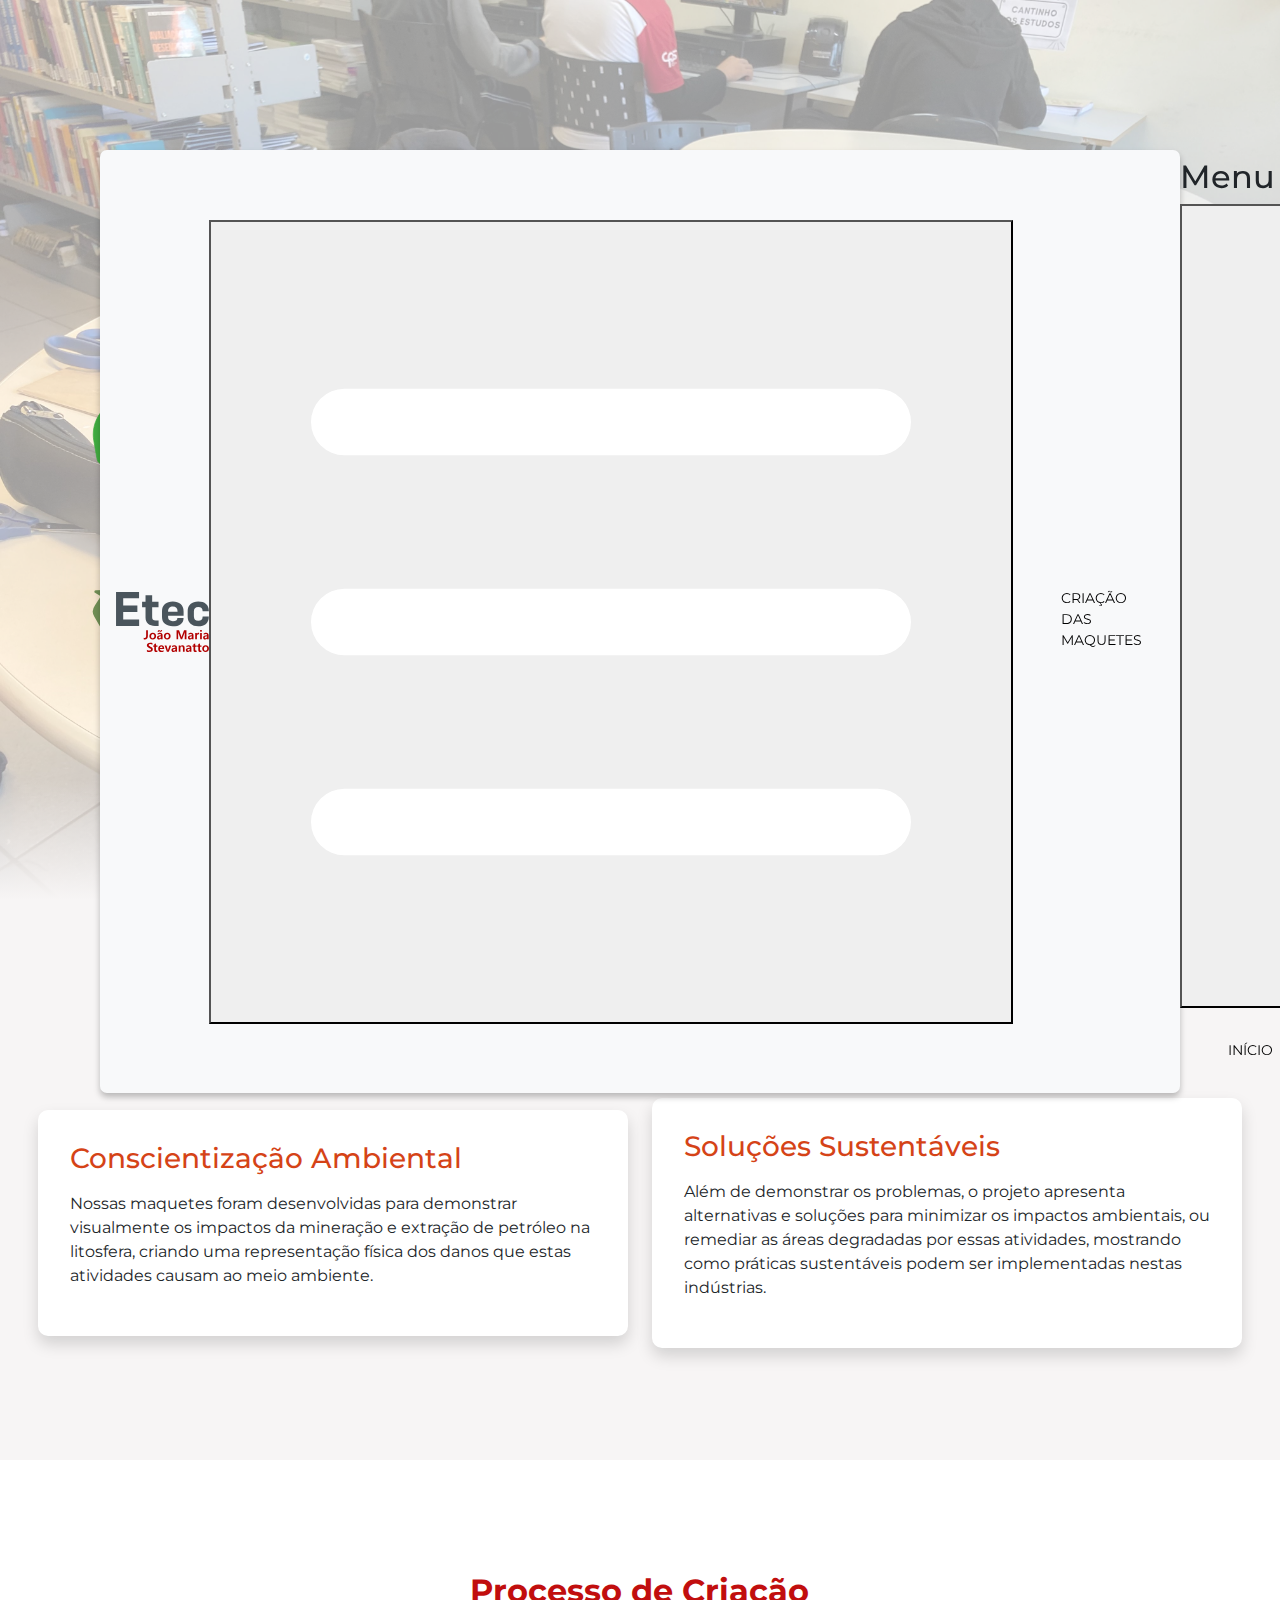
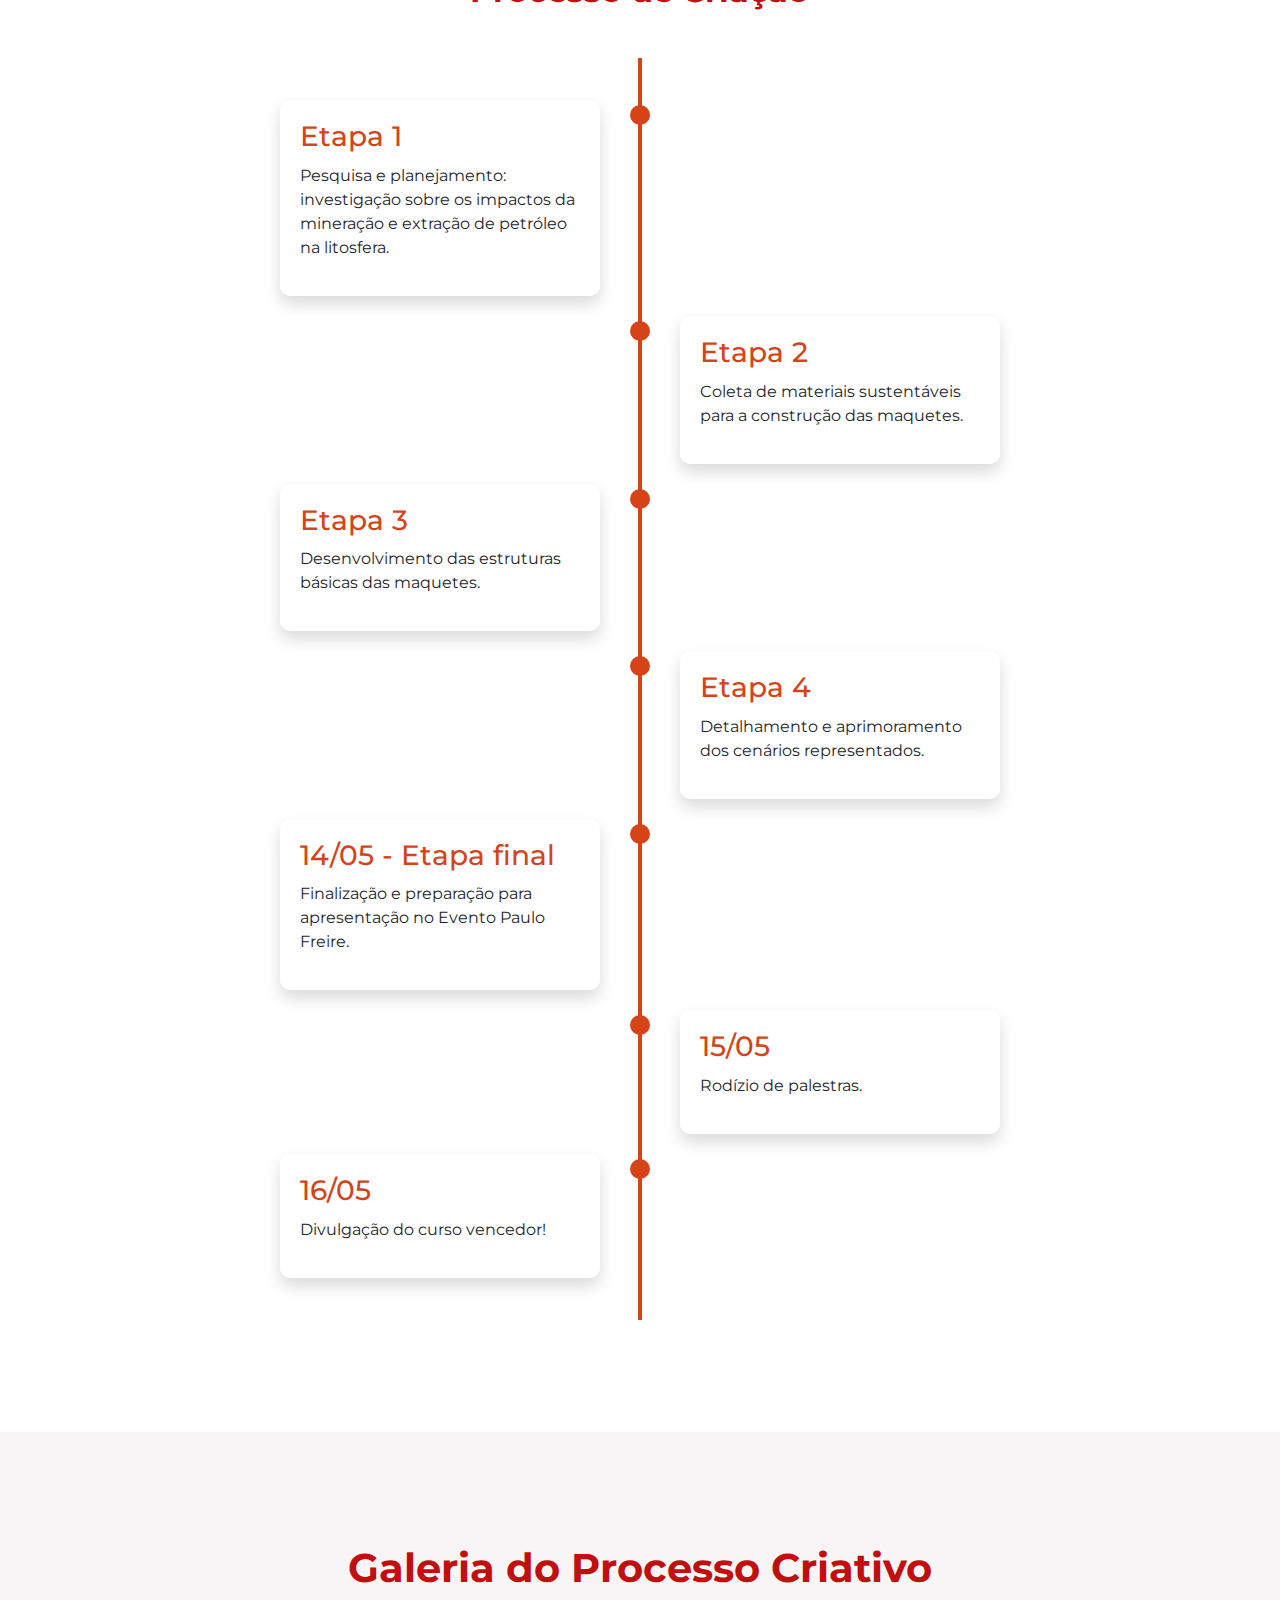
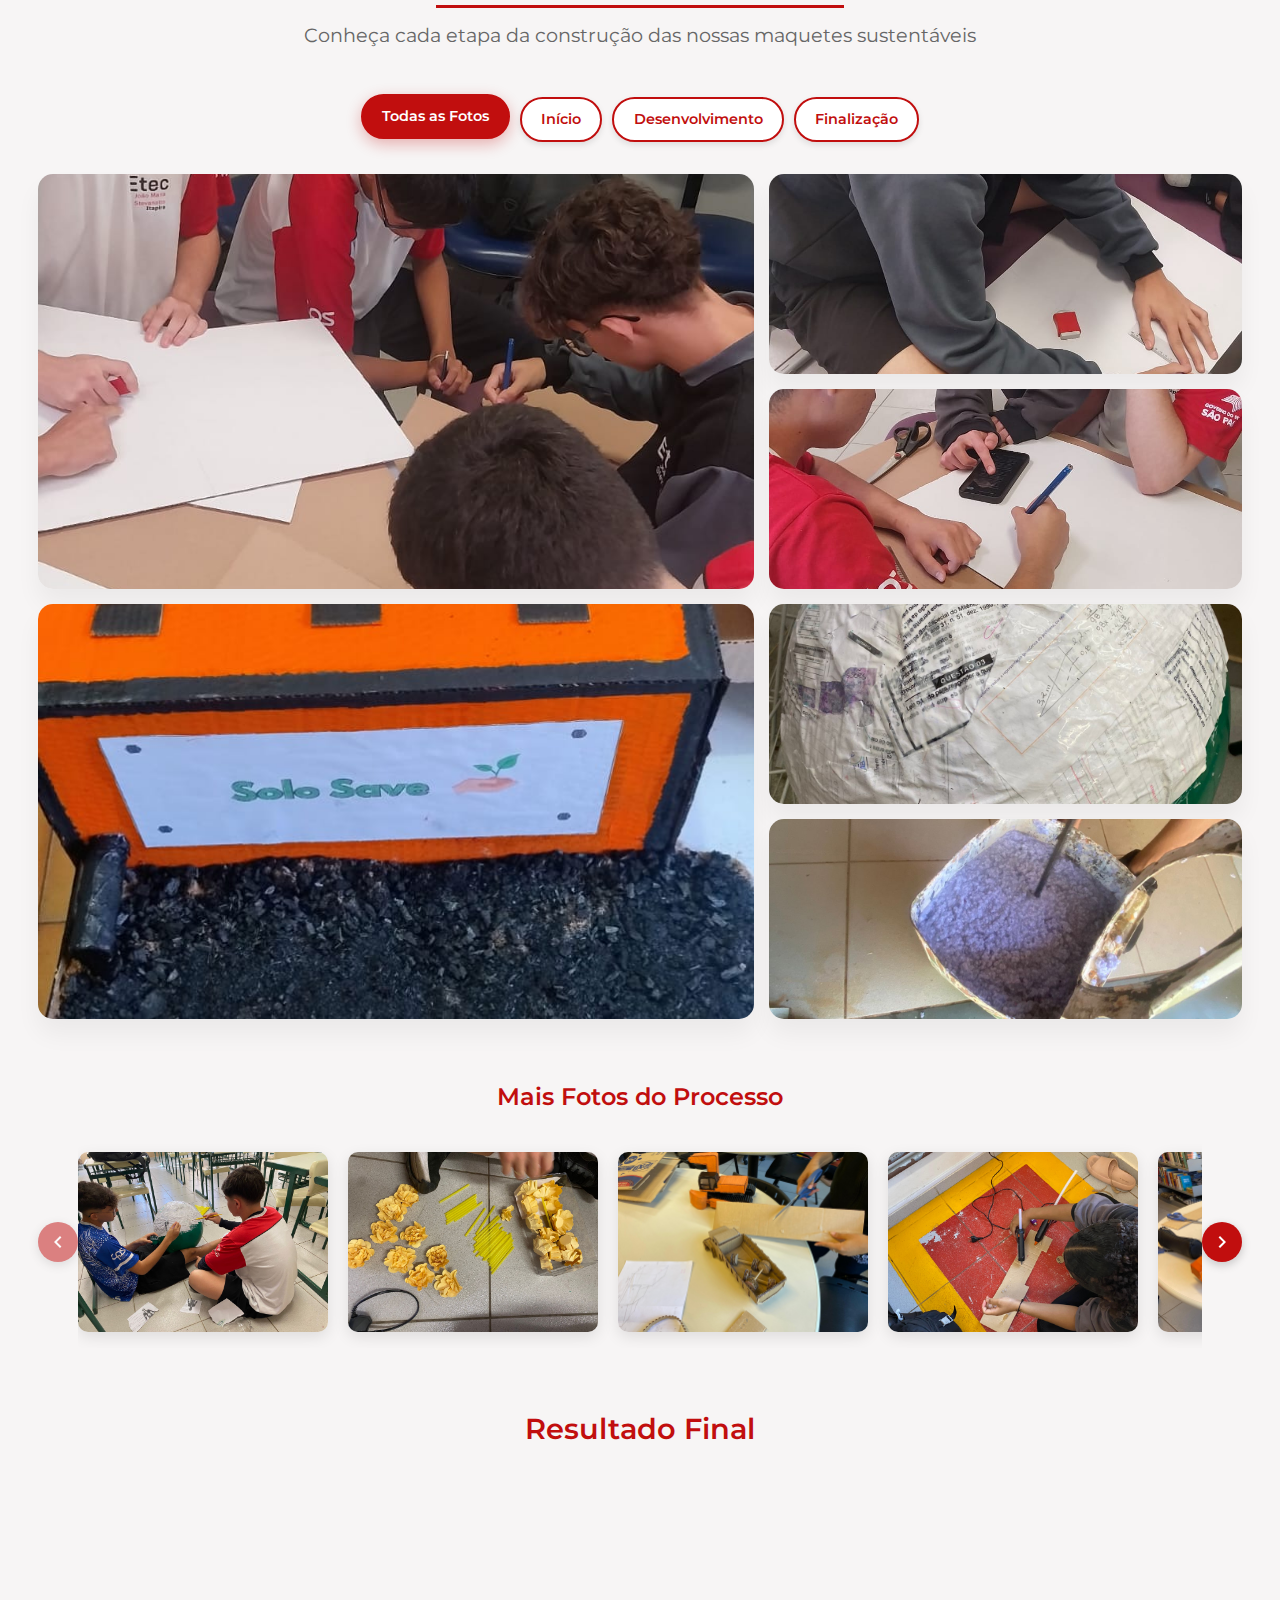
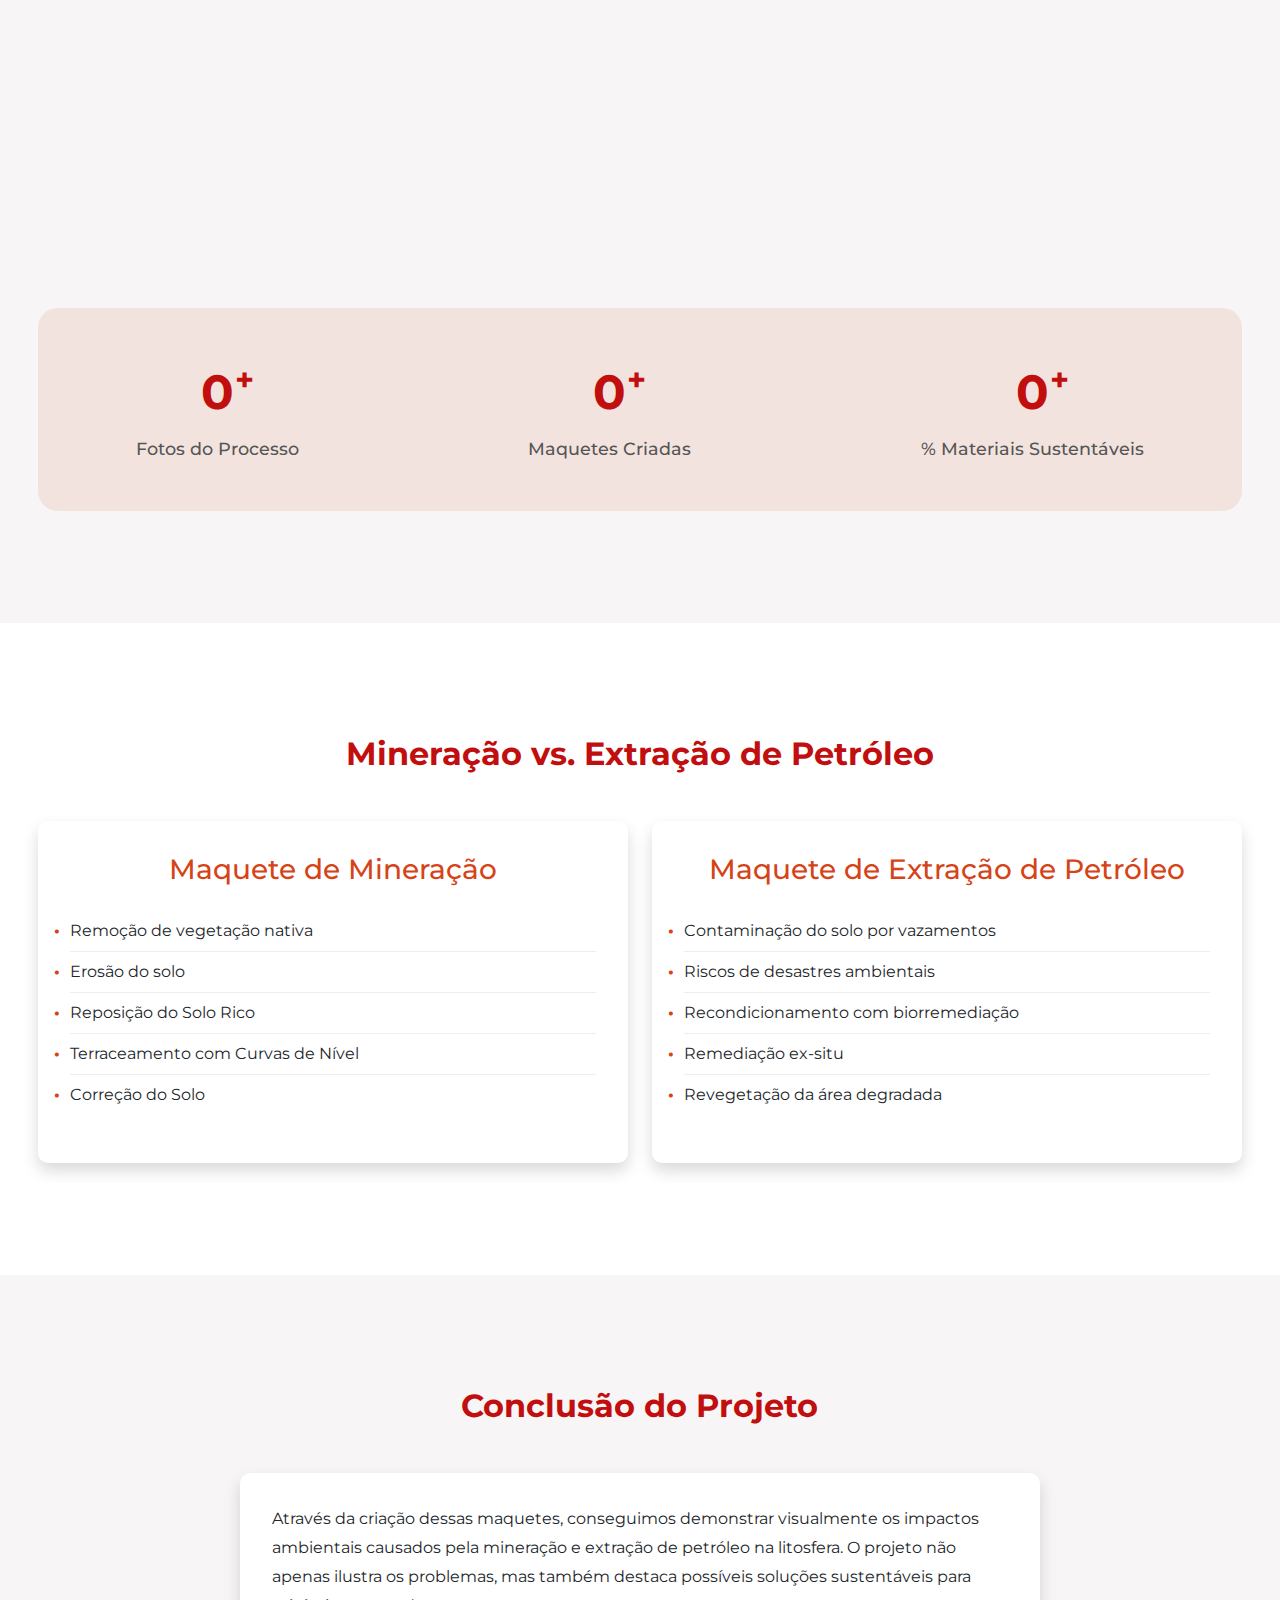
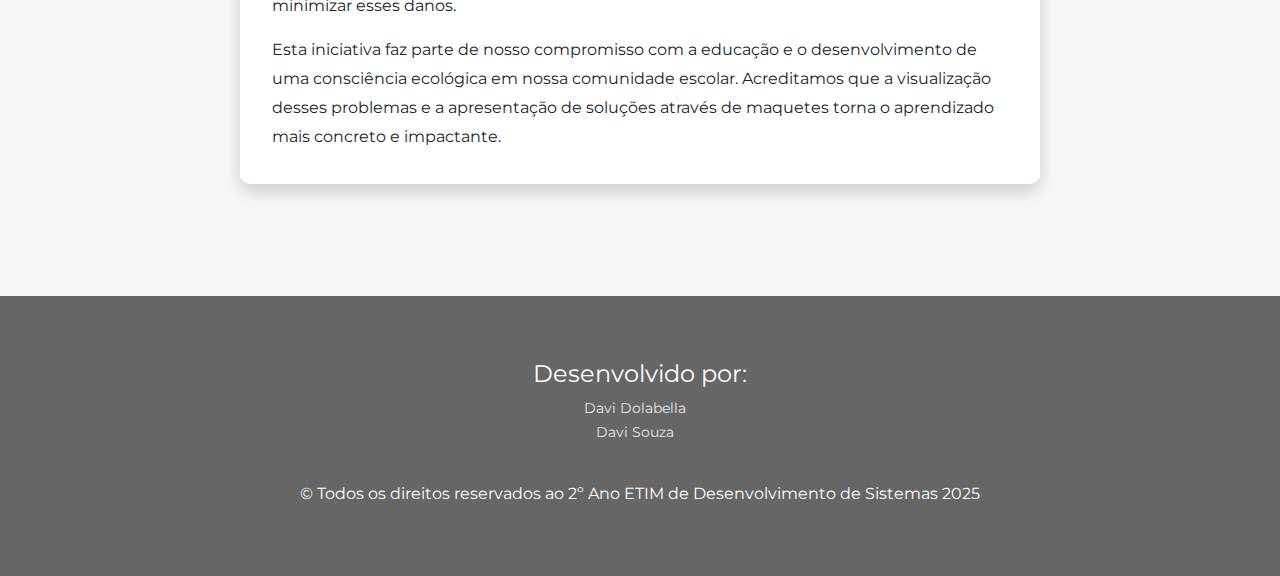
<file: index.html>
<!DOCTYPE html>
<html lang="pt-br">

<head>
  <meta charset="UTF-8">
  <meta name="viewport" content="width=device-width, initial-scale=1.0">
  <title>Paulo Freire ETEC JMS - 2º ano ETIM Desenvolvimento de Sistemas 2025</title>
  <link rel="icon" type="image/x-icon" href="assets/svg/paulo-freire.svg" />


  <!-- Importing styles -->

  <link href="css/bootstrap.min.css" rel="stylesheet">
  <link rel="stylesheet" href="css/style.css">
  <link rel="stylesheet" href="css/maquetes.css" />

</head>

<body>
  <header>
    <nav class="navbar navbar-custom navbar-expand-lg bg-body-tertiary fixed-top ">
      <div class="container-nav">
        <img src="assets/svg/EtecLogo.svg" class="EtecLogo ms-3">
        <button id="menu-btn" type="button"><img src="assets/svg/menu-svgrepo-com.svg" alt="menu-icon"/></button>
        <ul class="ms-auto mb-1" id="menu">
          <li class="">
            <a href="#" class="nav-link">CRIAÇÃO DAS MAQUETES</a>
          </li>
          <li class="">
            <a href="pesquisa.html" class="nav-link">PESQUISAS</a>
          </li>
        </ul>
      </div>
      <div id="mobile-menu">
        <div class="mobile-menu-header">
          <h2>Menu</h2>
          <button id="close-mobile-menu-btn">
            <img src="assets/svg/times-svgrepo-com.svg" alt="close-btn" />
          </button>
        </div>
        <ul class="mt-4">
          <li class="">
            <a href="#hero-section" class="nav-link">INÍCIO</a>
          </li>
          <li class="">
            <a href="#objetivo-section" class="nav-link">OBJETIVO</a>
          </li>
          <li class="">
            <a href="#processo-section" class="nav-link">PROCESSO</a>
          </li>
          <li class="">
            <a href="#maquete-showcase" class="nav-link">GALERIA</a>
          </li>
          <li class="">
            <a href="#comparacao-section" class="nav-link">MAQUETES</a>
          </li>
          <li class="">
            <a href="#conclusao-section" class="nav-link">CONCLUSÃO</a>
          </li>
        </ul>
      </div>
    </nav>
  </header>

  <section class="hero-section" id="hero-section">
    <div class="light-bg"></div>
    <div class="container">
      <div class="svg-group">
        <img src="assets/svg/ecological-svgrepo-com.svg" alt="eco-svg" id="eco-svg" />
        <img src="assets/svg/ecology-ecologic-svgrepo-com.svg" alt="eco2-svg" id="eco2-svg" />
        <img src="assets/svg/recycle-svgrepo-com.svg" alt="recycle-svg" id="recycle-svg" />
      </div>
      <div class="hero-content">
        <h1 class="hero-content-text">Projeto <span>Maquetes Sustentáveis</span></h1>
        <p class="hero-content-text">Uma apresentação de soluções contra os problemas causados pela mineração e extração de petróleo, com foco especial nos danos à litosfera. Nosso projeto demonstra como podemos visualizar e compreender esses impactos através de maquetes construídas com materiais sustentáveis.</p>
      </div>
  </section>

  <section class="objetivo-section" id="objetivo-section">
    <div class="container">
      <h2>Objetivo do Projeto</h2>
      <div class="row align-items-center">
        <div class="col-md-6">
          <div class="objetivo-card shadow">
            <h3>Conscientização Ambiental</h3>
            <p>Nossas maquetes foram desenvolvidas para demonstrar visualmente os impactos da mineração e extração de petróleo na litosfera, criando uma representação física dos danos que estas atividades causam ao meio ambiente.</p>
          </div>
        </div>
        <div class="col-md-6">
          <div class="objetivo-card shadow">
            <h3>Soluções Sustentáveis</h3>
            <p>
              Além de demonstrar os problemas, o projeto apresenta alternativas e soluções para minimizar os impactos ambientais, ou remediar as áreas degradadas por essas atividades, mostrando como práticas sustentáveis podem ser implementadas nestas indústrias.
            </p>
          </div>
        </div>
      </div>
    </div>
  </section>

  

  <section class="processo-section" id="processo-section">
    <div class="container">
      <h2>Processo de Criação</h2>
      <div class="timeline">
        <div class="timeline-item">
          <div class="timeline-dot"></div>
          <div class="timeline-content shadow">
            <h3>Etapa 1</h3>
            <p>Pesquisa e planejamento: investigação sobre os impactos da mineração e extração de petróleo na litosfera.</p>
          </div>
        </div>
        <div class="timeline-item">
          <div class="timeline-dot"></div>
          <div class="timeline-content shadow">
            <h3>Etapa 2</h3>
            <p>Coleta de materiais sustentáveis para a construção das maquetes.</p>
          </div>
        </div>
        <div class="timeline-item">
          <div class="timeline-dot"></div>
          <div class="timeline-content shadow">
            <h3>Etapa 3</h3>
            <p>Desenvolvimento das estruturas básicas das maquetes.</p>
          </div>
        </div>
        <div class="timeline-item">
          <div class="timeline-dot"></div>
          <div class="timeline-content shadow">
            <h3>Etapa 4</h3>
            <p>Detalhamento e aprimoramento dos cenários representados.</p>
          </div>
        </div>
        <div class="timeline-item">
          <div class="timeline-dot"></div>
          <div class="timeline-content shadow">
            <h3>14/05 - Etapa final</h3>
            <p>Finalização e preparação para apresentação no Evento Paulo Freire.</p>
          </div>
        </div>
        <div class="timeline-item">
          <div class="timeline-dot"></div>
          <div class="timeline-content shadow">
            <h3>15/05</h3>
            <p>Rodízio de palestras.</p>
          </div>
        </div>
        <div class="timeline-item">
          <div class="timeline-dot"></div>
          <div class="timeline-content shadow">
            <h3>16/05</h3>
            <p>Divulgação do curso vencedor!</p>
          </div>
        </div>
      </div>
    </div>
  </section>

  <!-- Nova seção de galeria para substituir a anterior -->
<section class="maquete-showcase" id="maquete-showcase">
  <div class="container">
    <h2 class="showcase-title">Galeria do Processo Criativo</h2>
    <p class="showcase-subtitle">Conheça cada etapa da construção das nossas maquetes sustentáveis</p>
    
    <div class="showcase-filter">
      <button class="filter-btn active" data-filter="all">Todas as Fotos</button>
      <button class="filter-btn" data-filter="inicio">Início</button>
      <button class="filter-btn" data-filter="meio">Desenvolvimento</button>
      <button class="filter-btn" data-filter="fim">Finalização</button>
    </div>
    
    <div class="showcase-wrapper">
      <!-- Grade de imagens principal -->
      <div class="showcase-grid">
        <!-- Primeira linha - imagens destacadas -->
        <div class="showcase-item large inicio" data-aos="zoom-in">
          <div class="showcase-img-container">
            <img src="assets/making-of/mo-1.jpg" alt="Início do projeto de maquetes" class="showcase-img">
            <div class="showcase-overlay">
              <h3>Primeiros Esboços</h3>
              <p>Início do planejamento das estruturas</p>
            </div>
          </div>
        </div>
        
        <div class="showcase-item meio" data-aos="fade-up" data-aos-delay="100">
          <div class="showcase-img-container">
            <img src="assets/making-of/mo-2.jpg" alt="Desenvolvimento da maquete" class="showcase-img">
            <div class="showcase-overlay">
              <h3>Estrutura Base</h3>
              <p>Montagem do terreno inicial</p>
            </div>
          </div>
        </div>
        
        <div class="showcase-item meio" data-aos="fade-up" data-aos-delay="200">
          <div class="showcase-img-container">
            <img src="assets/making-of/mo-3.jpg" alt="Desenvolvimento da maquete" class="showcase-img">
            <div class="showcase-overlay">
              <h3>Definição das Áreas</h3>
              <p>Demarcação de zonas de extração</p>
            </div>
          </div>
        </div>
        
        <div class="showcase-item large fim" data-aos="zoom-in" data-aos-delay="300">
          <div class="showcase-img-container">
            <img src="assets/making-of/mo-4.jpg" alt="Finalização da maquete" class="showcase-img">
            <div class="showcase-overlay">
              <h3>Detalhamento Ambiental</h3>
              <p>Adição de elementos naturais</p>
            </div>
          </div>
        </div>
        
        <div class="showcase-item inicio" data-aos="fade-up" data-aos-delay="400">
          <div class="showcase-img-container">
            <img src="assets/making-of/mo-5.jpg" alt="Início do projeto de maquetes" class="showcase-img">
            <div class="showcase-overlay">
              <h3>Coleta de Materiais</h3>
              <p>Seleção de materiais sustentáveis</p>
            </div>
          </div>
        </div>
        
        <div class="showcase-item meio" data-aos="fade-up" data-aos-delay="500">
          <div class="showcase-img-container">
            <img src="assets/making-of/mo-6.jpg" alt="Desenvolvimento da maquete" class="showcase-img">
            <div class="showcase-overlay">
              <h3>Estruturas de Extração</h3>
              <p>Montagem dos equipamentos</p>
            </div>
          </div>
        </div>
      </div>
      
      <!-- Slider horizontal para imagens adicionais -->
      <div class="showcase-slider">
        <h3 class="slider-title">Mais Fotos do Processo</h3>
        
        <div class="slider-container">
          <button class="slider-arrow prev-arrow" aria-label="Imagem anterior">
            <svg xmlns="http://www.w3.org/2000/svg" viewBox="0 0 24 24" width="24" height="24">
              <path fill="none" d="M0 0h24v24H0z"/>
              <path d="M15.41 7.41L14 6l-6 6 6 6 1.41-1.41L10.83 12z"/>
            </svg>
          </button>
          
          <div class="slider-track">
            <div class="slider-item" data-category="meio">
              <div class="slider-img-container">
                <img src="assets/making-of/mo-7.jpg" alt="Processo de criação" class="slider-img">
                <div class="slider-caption">Construção da topografia</div>
              </div>
            </div>
            
            <div class="slider-item" data-category="meio">
              <div class="slider-img-container">
                <img src="assets/making-of/mo-8.jpg" alt="Processo de criação" class="slider-img">
                <div class="slider-caption">Criando decoração</div>
              </div>
            </div>
            
            <div class="slider-item" data-category="fim">
              <div class="slider-img-container">
                <img src="assets/making-of/mo-10.jpg" alt="Processo de criação" class="slider-img">
                <div class="slider-caption">Construção dos equipamentos</div>
              </div>
            </div>
            
            <div class="slider-item" data-category="meio">
              <div class="slider-img-container">
                <img src="assets/making-of/mo-11.jpg" alt="Processo de criação" class="slider-img">
                <div class="slider-caption">Instalação de infraestrutura</div>
              </div>
            </div>
            
            <div class="slider-item" data-category="fim">
              <div class="slider-img-container">
                <img src="assets/making-of/mo-12.jpg" alt="Processo de criação" class="slider-img">
                <div class="slider-caption">Finalizando veículos</div>
              </div>
            </div>
            
            <div class="slider-item" data-category="inicio">
              <div class="slider-img-container">
                <img src="assets/making-of/mo-13.jpg" alt="Processo de criação" class="slider-img">
                <div class="slider-caption">Finalizando detalhes</div>
              </div>
            </div>
            
            <div class="slider-item" data-category="meio">
              <div class="slider-img-container">
                <img src="assets/making-of/mo-14.jpg" alt="Processo de criação" class="slider-img">
                <div class="slider-caption">Uso do papelão</div>
              </div>
            </div>
            
            <div class="slider-item" data-category="fim">
              <div class="slider-img-container">
                <img src="assets/making-of/mo-15.jpg" alt="Processo de criação" class="slider-img">
                <div class="slider-caption">Últimos retoques</div>
              </div>
            </div>
            
            <div class="slider-item" data-category="meio">
              <div class="slider-img-container">
                <img src="assets/making-of/mo-16.jpg" alt="Processo de criação" class="slider-img">
                <div class="slider-caption">Montagem do painel</div>
              </div>
            </div>
            
            <div class="slider-item" data-category="fim">
              <div class="slider-img-container">
                <img src="assets/making-of/mo-17.jpg" alt="Processo de criação" class="slider-img">
                <div class="slider-caption">Pintando relevo</div>
              </div>
            </div>
            
            <div class="slider-item" data-category="fim">
              <div class="slider-img-container">
                <img src="assets/making-of/mo-18.jpg" alt="Processo de criação" class="slider-img">
                <div class="slider-caption">Maquete finalizada</div>
              </div>
            </div>
          </div>
          
          <button class="slider-arrow next-arrow" aria-label="Próxima imagem">
            <svg xmlns="http://www.w3.org/2000/svg" viewBox="0 0 24 24" width="24" height="24">
              <path fill="none" d="M0 0h24v24H0z"/>
              <path d="M10 6L8.59 7.41 13.17 12l-4.58 4.59L10 18l6-6z"/>
            </svg>
          </button>
        </div>
      </div>
      
      <!-- Seção de destaques finais -->
      <div class="showcase-featured">
        <h3 class="featured-title">Resultado Final</h3>
        
        <div class="featured-container">
          <div class="featured-item" data-aos="fade-right">
            <div class="featured-img-wrapper">
              <img src="assets/making-of/mo-18.jpg" alt="Maquete finalizada - Mineração" class="featured-img">
              <div class="featured-label">Maquete de Mineração</div>
            </div>
          </div>
          
          <div class="featured-item" data-aos="fade-left">
            <div class="featured-img-wrapper">
              <img src="assets/making-of/mo-4.jpg" alt="Maquete finalizada - Petróleo" class="featured-img">
              <div class="featured-label">Maquete de Extração de Petróleo</div>
            </div>
          </div>
        </div>
      </div>
    </div>
    
    <!-- Contador de fotos da galeria -->
    <div class="showcase-counter">
      <div class="counter-container">
        <div class="counter-item">
          <div class="counter-number" data-count="22">0</div>
          <div class="counter-label">Fotos do Processo</div>
        </div>
        <div class="counter-item">
          <div class="counter-number" data-count="2">0</div>
          <div class="counter-label">Maquetes Criadas</div>
        </div>
        <div class="counter-item">
          <div class="counter-number" data-count="100">0</div>
          <div class="counter-label">% Materiais Sustentáveis</div>
        </div>
      </div>
    </div>
  </div>
</section>
  <section class="comparacao-section" id="comparacao-section">
    <div class="container">
      <h2>Mineração vs. Extração de Petróleo</h2>
      <div class="row comparacao-row">
        <div class="col-md-6">
          <div class="comparacao-card shadow">
            <h3>Maquete de Mineração</h3>
            
            <ul class="impactos-list">
              <li>Remoção de vegetação nativa</li>
              <li>Erosão do solo</li>
              <li>Reposição do Solo Rico</li>
              <li>Terraceamento com Curvas de Nível</li>
              <li>Correção do Solo</li>
            </ul>
          </div>
        </div>
        <div class="col-md-6">
          <div class="comparacao-card shadow">
            <h3>Maquete de Extração de Petróleo</h3>
            
            <ul class="impactos-list">
              <li>Contaminação do solo por vazamentos</li>
              <li>Riscos de desastres ambientais</li>
              <li>Recondicionamento com biorremediação</li>
              <li>Remediação ex-situ</li>
              <li>Revegetação da área degradada</li>
            </ul>
          </div>
        </div>
      </div>
    </div>
  </section>

  <section class="conclusao-section" id="conclusao-section">
    <div class="container">
      <h2>Conclusão do Projeto</h2>
      <div class="conclusao-card shadow">
        <p>Através da criação dessas maquetes, conseguimos demonstrar visualmente os impactos ambientais causados pela mineração e extração de petróleo na litosfera. O projeto não apenas ilustra os problemas, mas também destaca possíveis soluções sustentáveis para minimizar esses danos.</p>
        <p>
          Esta iniciativa faz parte de nosso compromisso com a educação e o desenvolvimento de uma consciência ecológica em nossa comunidade escolar. Acreditamos que a visualização desses problemas e a apresentação de soluções através de maquetes torna o aprendizado mais concreto e impactante.
        </p>
      </div>
    </div>
  </section>
  <footer>
    <div class="container text-center">
      <div class="row mb-4">
        <div class="desenvolvedores col-12">
          <h2>Desenvolvido por:</h2>
          <ul>
            <li><a target="_blank" href="https://github.com/davimdolabella">Davi Dolabella</a></li>
            <li><a target="_blank" href="https://github.com/DevDaviSVC">Davi Souza</a></li>
          </ul>
        </div>
      </div>
      <h2>
        &copy; Todos os direitos reservados ao 2º Ano ETIM de Desenvolvimento de Sistemas 2025
      </h2>
    </div>
  </footer>
  <script src="js/script.js"></script>
  <script src="js/maquetes.js"></script>
</body>

</html>
</file>
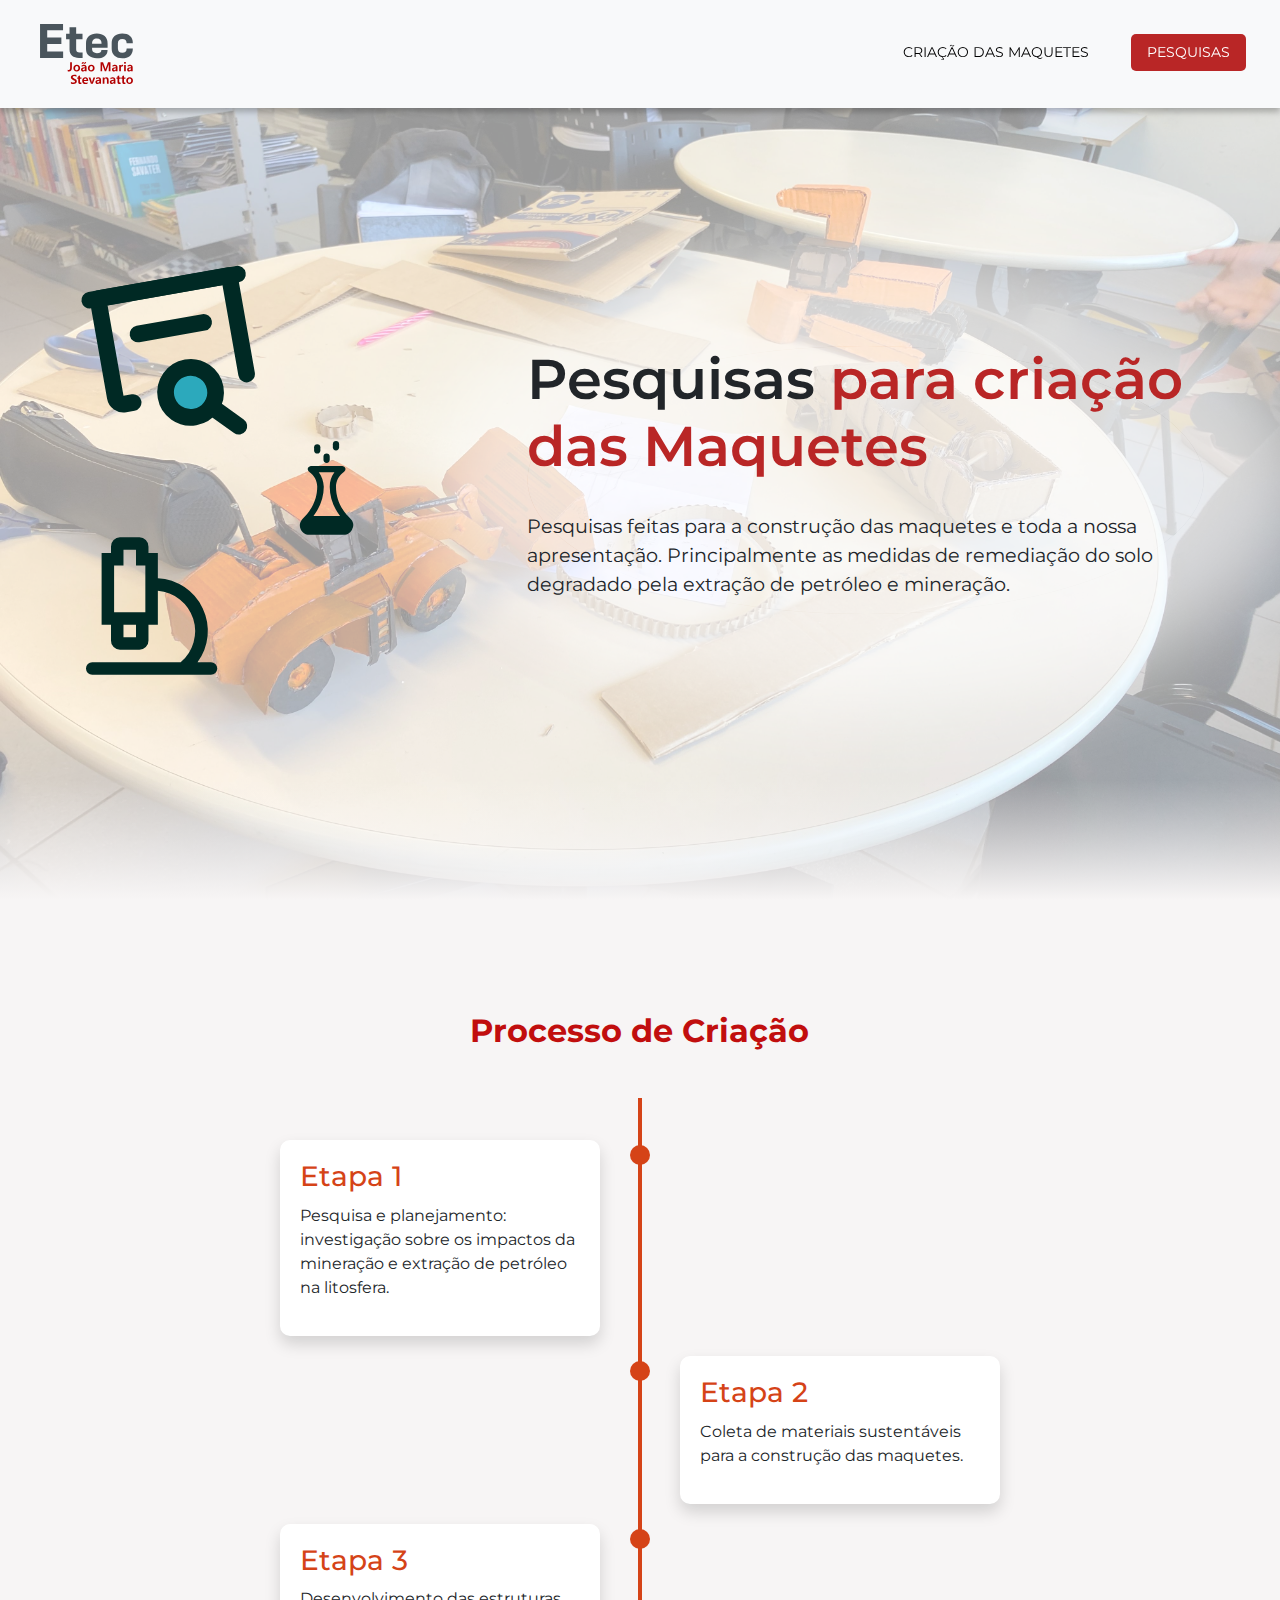
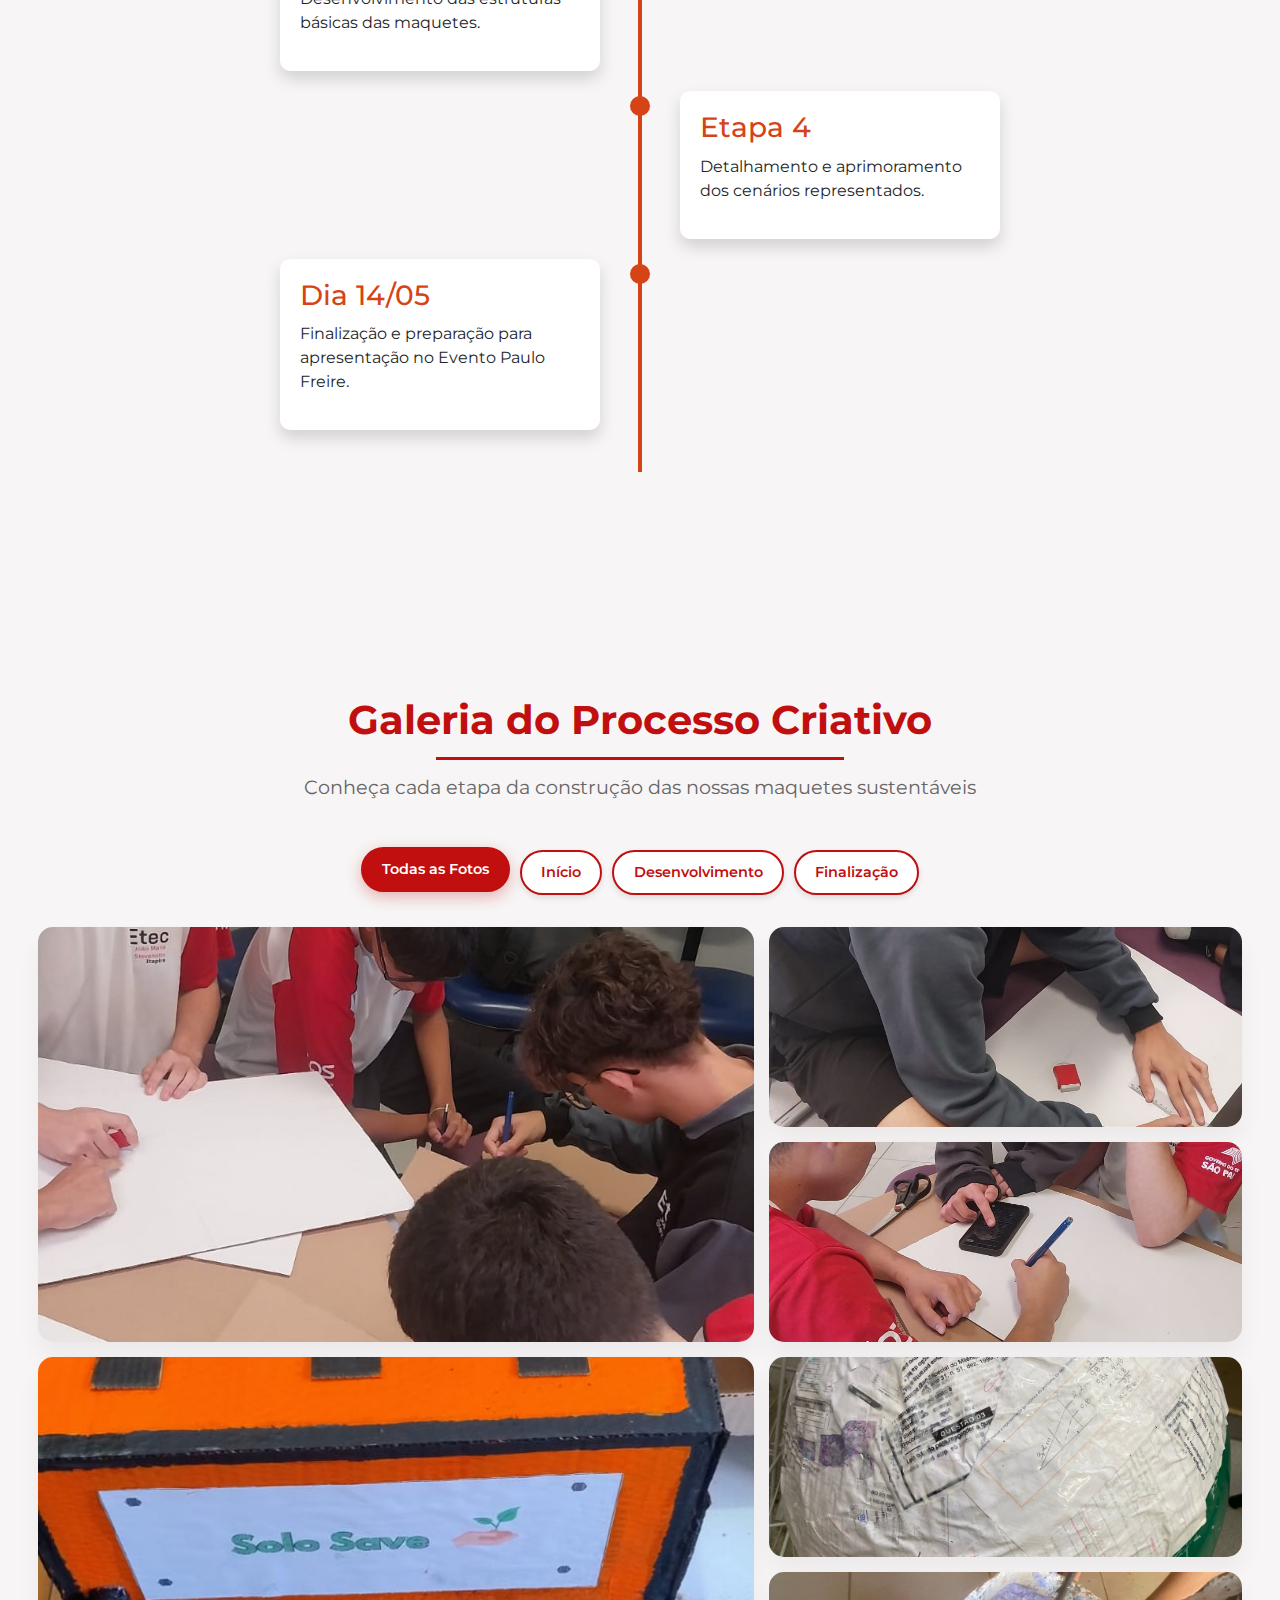
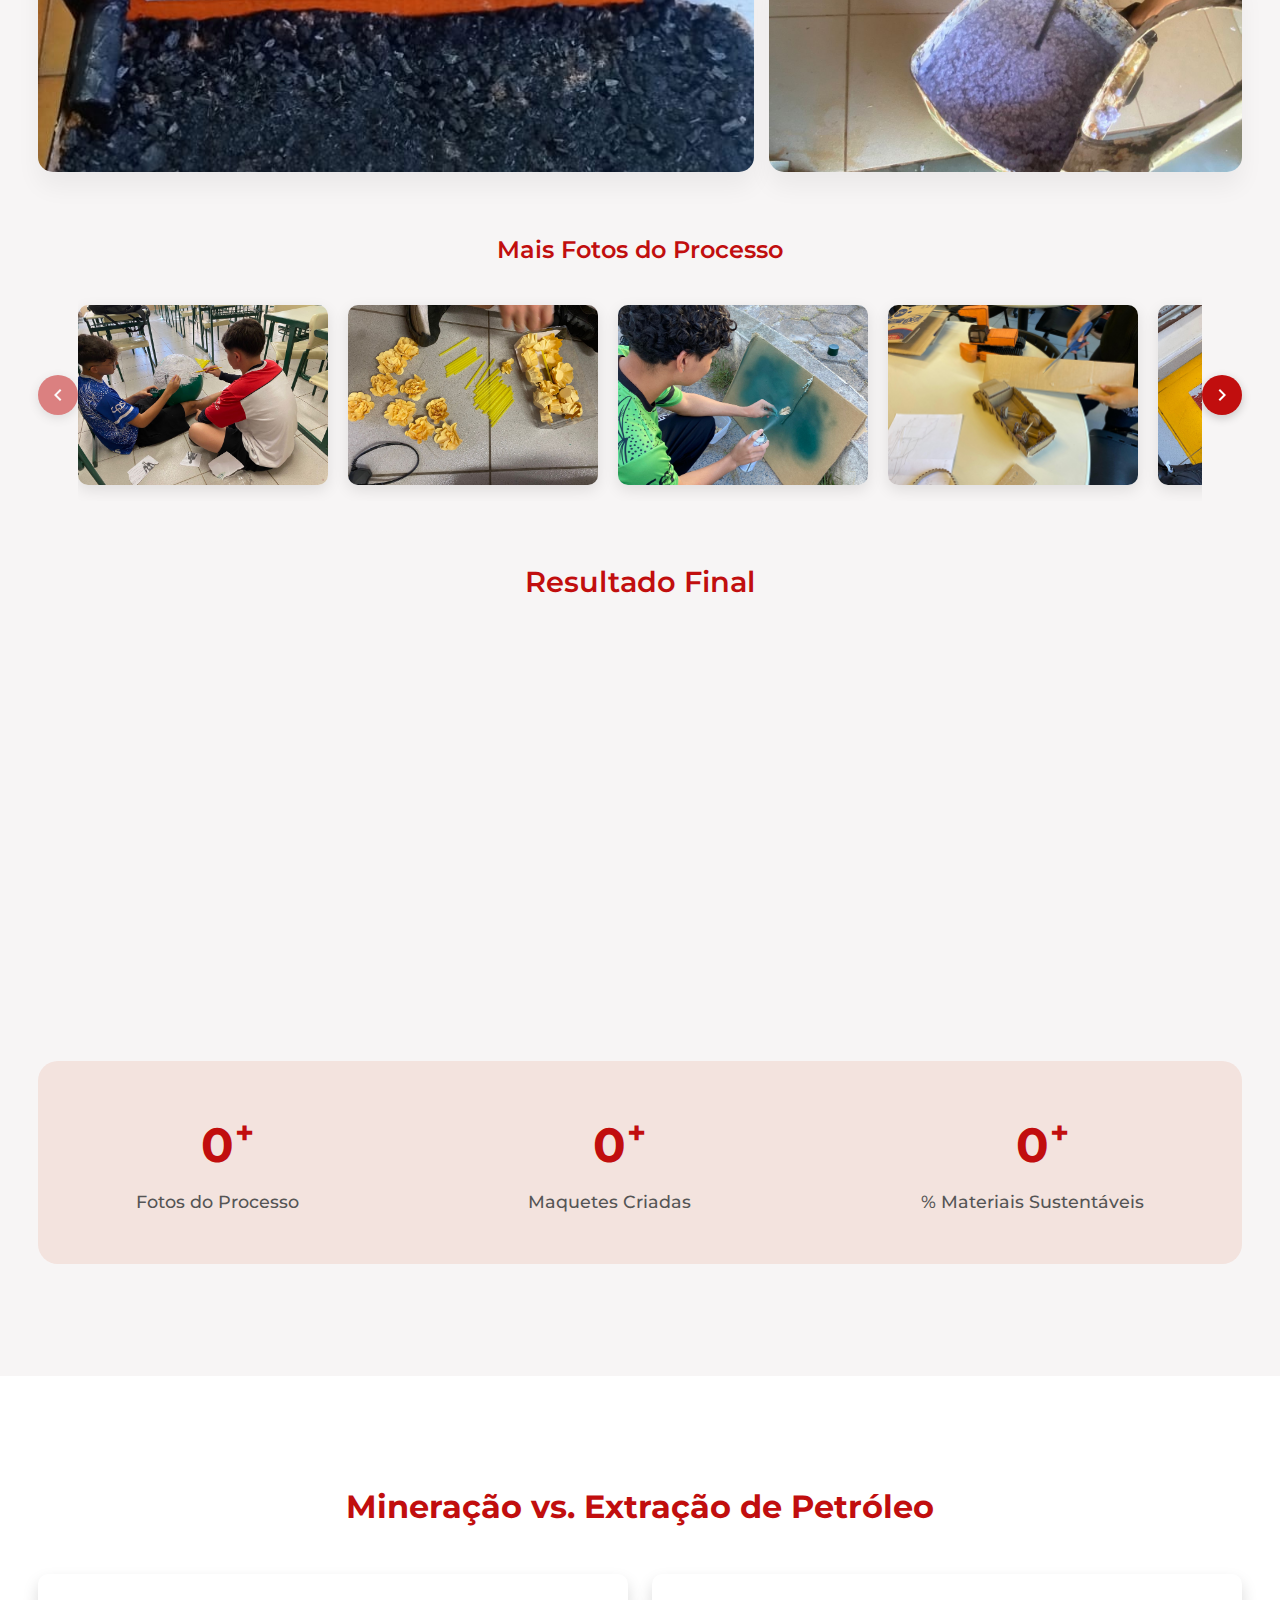
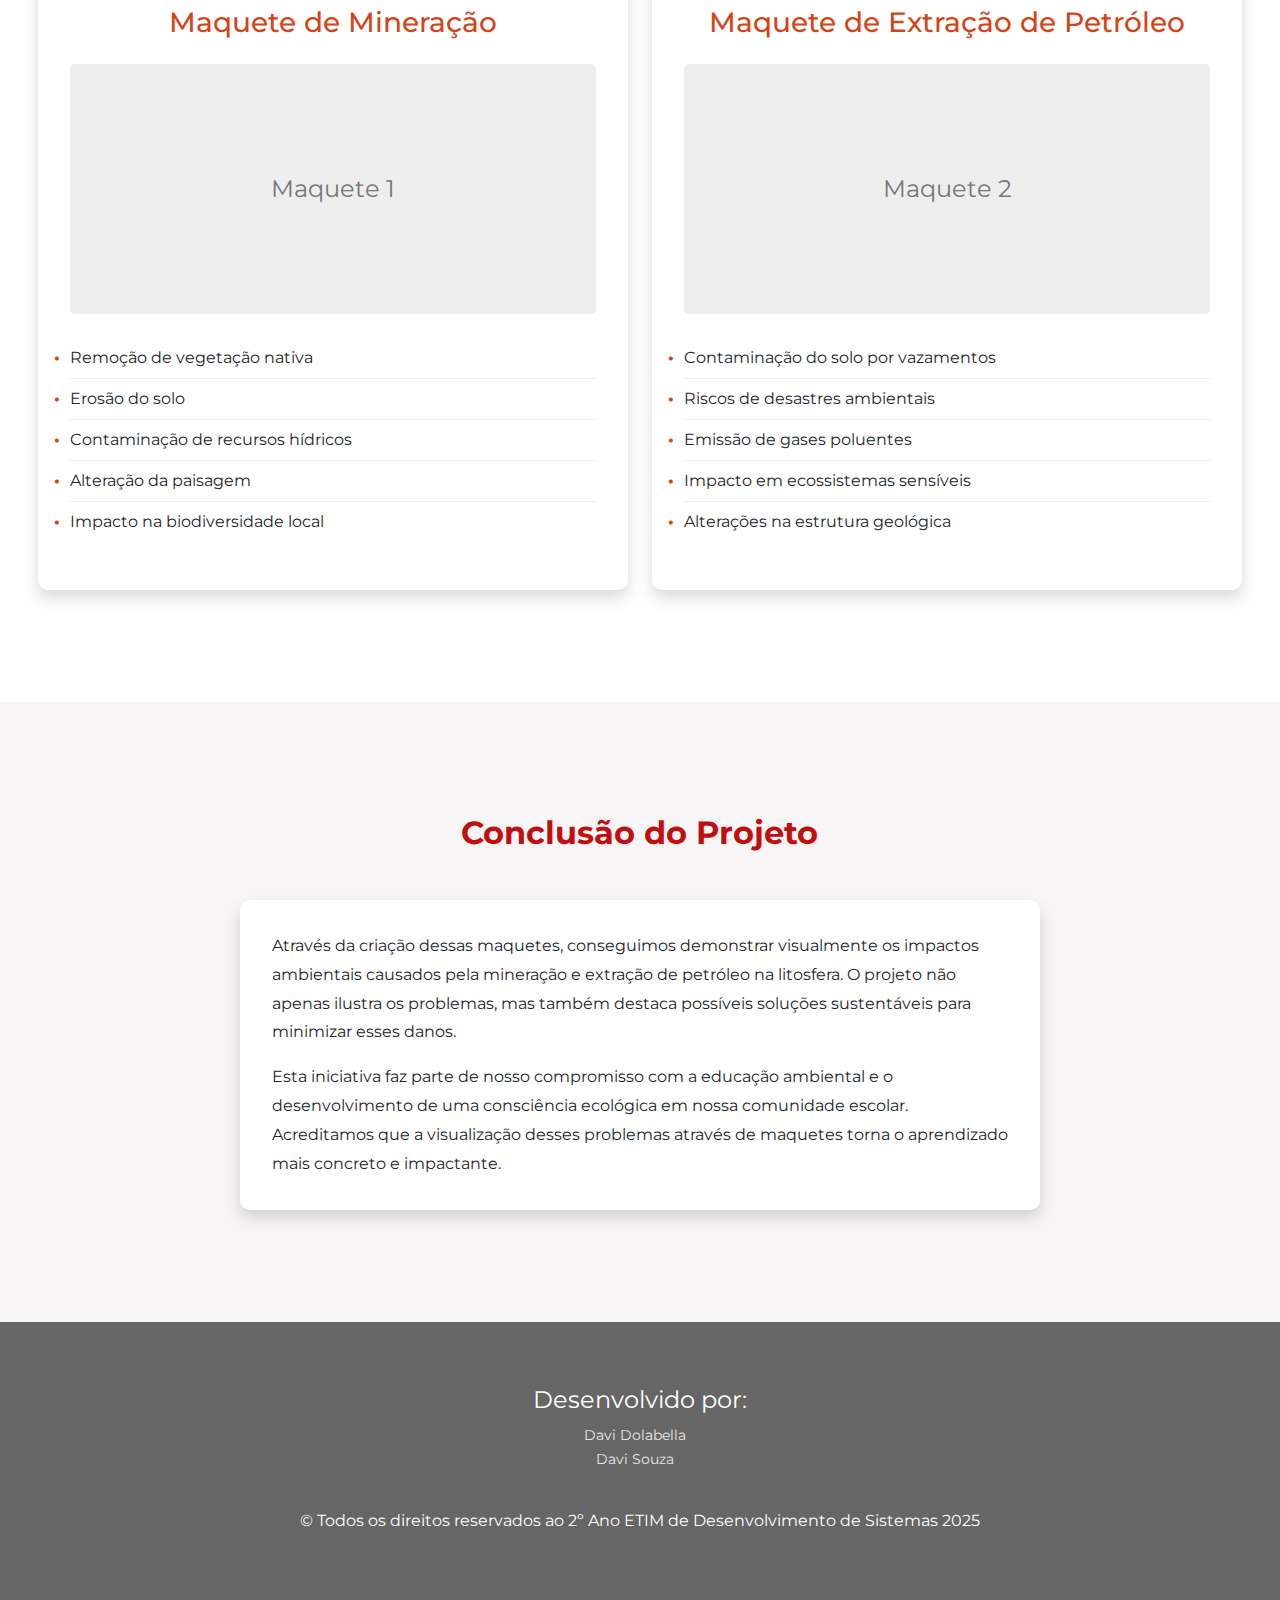
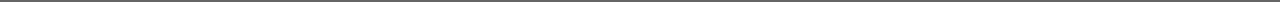
<file: pesquisa.html>
<!DOCTYPE html>
<html lang="pt-br">

<head>
  <meta charset="UTF-8">
  <meta name="viewport" content="width=device-width, initial-scale=1.0">
  <title>Projeto Feira de Ciências 1ºC</title>
    <link rel="icon" type="image/x-icon" href="/assets/svg/paulo-freire.svg" />

  <!-- Importing styles -->

  <link href="css/bootstrap.min.css" rel="stylesheet">
  <link rel="stylesheet" href="css/style.css">
  <link rel="stylesheet" href="css/maquetes.css" />
  <link rel="stylesheet" href="css/pesquisa.css" />

</head>

<body>
  <header>
    <nav class="sticky navbar navbar-custom navbar-expand-lg bg-body-tertiary fixed-top p-4 ">
      <div class="container-nav">
        <img src="assets/svg/EtecLogo.svg" class="EtecLogo ms-3">
        <ul class="ms-auto mb-1" id="menu">
          <li class="">
            <a href="index.html" class="nav-link">CRIAÇÃO DAS MAQUETES</a>
          </li>
          <li class="">
            <a href="#" class="nav-link selected">PESQUISAS</a>
          </li>
        </ul>
      </div>
    </nav>
  </header>
  <section class="hero-section">
    <div class="light-bg"></div>
    <div class="container">
      <div class="svg-group">
        <img src="assets/svg/research-presentation-left-svgrepo-com.svg" alt="eco-svg" id="eco-svg" />
        <img src="assets/svg/research-lab-analytics-svgrepo-com.svg" alt="eco2-svg" id="eco2-svg" />
        <img src="assets/svg/microscope-svgrepo-com.svg" alt="recycle-svg" id="recycle-svg" />
      </div>
      <div class="hero-content">
        <h1 class="hero-content-text">Pesquisas <span>para criação das Maquetes</span></h1>
        <p class="hero-content-text">
            Pesquisas feitas para a construção das maquetes e toda a nossa apresentação. Principalmente as medidas de remediação do solo degradado pela extração de petróleo e mineração.
        </p>
      </div>
  </section>

  <section class="processo-section">
    <div class="container">
      <h2>Processo de Criação</h2>
      <div class="timeline">
        <div class="timeline-item">
          <div class="timeline-dot"></div>
          <div class="timeline-content shadow">
            <h3>Etapa 1</h3>
            <p>Pesquisa e planejamento: investigação sobre os impactos da mineração e extração de petróleo na litosfera.</p>
          </div>
        </div>
        <div class="timeline-item">
          <div class="timeline-dot"></div>
          <div class="timeline-content shadow">
            <h3>Etapa 2</h3>
            <p>Coleta de materiais sustentáveis para a construção das maquetes.</p>
          </div>
        </div>
        <div class="timeline-item">
          <div class="timeline-dot"></div>
          <div class="timeline-content shadow">
            <h3>Etapa 3</h3>
            <p>Desenvolvimento das estruturas básicas das maquetes.</p>
          </div>
        </div>
        <div class="timeline-item">
          <div class="timeline-dot"></div>
          <div class="timeline-content shadow">
            <h3>Etapa 4</h3>
            <p>Detalhamento e aprimoramento dos cenários representados.</p>
          </div>
        </div>
        <div class="timeline-item">
          <div class="timeline-dot"></div>
          <div class="timeline-content shadow">
            <h3>Dia 14/05</h3>
            <p>Finalização e preparação para apresentação no Evento Paulo Freire.</p>
          </div>
        </div>
      </div>
    </div>
  </section>

  <!-- Nova seção de galeria para substituir a anterior -->
<section class="maquete-showcase">
  <div class="container">
    <h2 class="showcase-title">Galeria do Processo Criativo</h2>
    <p class="showcase-subtitle">Conheça cada etapa da construção das nossas maquetes sustentáveis</p>
    
    <div class="showcase-filter">
      <button class="filter-btn active" data-filter="all">Todas as Fotos</button>
      <button class="filter-btn" data-filter="inicio">Início</button>
      <button class="filter-btn" data-filter="meio">Desenvolvimento</button>
      <button class="filter-btn" data-filter="fim">Finalização</button>
    </div>
    
    <div class="showcase-wrapper">
      <!-- Grade de imagens principal -->
      <div class="showcase-grid">
        <!-- Primeira linha - imagens destacadas -->
        <div class="showcase-item large inicio" data-aos="zoom-in">
          <div class="showcase-img-container">
            <img src="assets/making-of/mo-1.jpg" alt="Início do projeto de maquetes" class="showcase-img">
            <div class="showcase-overlay">
              <h3>Primeiros Esboços</h3>
              <p>Início do planejamento das estruturas</p>
            </div>
          </div>
        </div>
        
        <div class="showcase-item meio" data-aos="fade-up" data-aos-delay="100">
          <div class="showcase-img-container">
            <img src="assets/making-of/mo-2.jpg" alt="Desenvolvimento da maquete" class="showcase-img">
            <div class="showcase-overlay">
              <h3>Estrutura Base</h3>
              <p>Montagem do terreno inicial</p>
            </div>
          </div>
        </div>
        
        <div class="showcase-item meio" data-aos="fade-up" data-aos-delay="200">
          <div class="showcase-img-container">
            <img src="assets/making-of/mo-3.jpg" alt="Desenvolvimento da maquete" class="showcase-img">
            <div class="showcase-overlay">
              <h3>Definição das Áreas</h3>
              <p>Demarcação de zonas de extração</p>
            </div>
          </div>
        </div>
        
        <div class="showcase-item large fim" data-aos="zoom-in" data-aos-delay="300">
          <div class="showcase-img-container">
            <img src="assets/making-of/mo-4.jpg" alt="Finalização da maquete" class="showcase-img">
            <div class="showcase-overlay">
              <h3>Detalhamento Ambiental</h3>
              <p>Adição de elementos naturais</p>
            </div>
          </div>
        </div>
        
        <div class="showcase-item inicio" data-aos="fade-up" data-aos-delay="400">
          <div class="showcase-img-container">
            <img src="assets/making-of/mo-5.jpg" alt="Início do projeto de maquetes" class="showcase-img">
            <div class="showcase-overlay">
              <h3>Coleta de Materiais</h3>
              <p>Seleção de materiais sustentáveis</p>
            </div>
          </div>
        </div>
        
        <div class="showcase-item meio" data-aos="fade-up" data-aos-delay="500">
          <div class="showcase-img-container">
            <img src="assets/making-of/mo-6.jpg" alt="Desenvolvimento da maquete" class="showcase-img">
            <div class="showcase-overlay">
              <h3>Estruturas de Extração</h3>
              <p>Montagem dos equipamentos</p>
            </div>
          </div>
        </div>
      </div>
      
      <!-- Slider horizontal para imagens adicionais -->
      <div class="showcase-slider">
        <h3 class="slider-title">Mais Fotos do Processo</h3>
        
        <div class="slider-container">
          <button class="slider-arrow prev-arrow" aria-label="Imagem anterior">
            <svg xmlns="http://www.w3.org/2000/svg" viewBox="0 0 24 24" width="24" height="24">
              <path fill="none" d="M0 0h24v24H0z"/>
              <path d="M15.41 7.41L14 6l-6 6 6 6 1.41-1.41L10.83 12z"/>
            </svg>
          </button>
          
          <div class="slider-track">
            <div class="slider-item" data-category="meio">
              <div class="slider-img-container">
                <img src="assets/making-of/mo-7.jpg" alt="Processo de criação" class="slider-img">
                <div class="slider-caption">Construção da topografia</div>
              </div>
            </div>
            
            <div class="slider-item" data-category="meio">
              <div class="slider-img-container">
                <img src="assets/making-of/mo-8.jpg" alt="Processo de criação" class="slider-img">
                <div class="slider-caption">Representação de erosão</div>
              </div>
            </div>
            
            <div class="slider-item" data-category="inicio">
              <div class="slider-img-container">
                <img src="assets/making-of/mo-9.jpg" alt="Processo de criação" class="slider-img">
                <div class="slider-caption">Reunião de planejamento</div>
              </div>
            </div>
            
            <div class="slider-item" data-category="fim">
              <div class="slider-img-container">
                <img src="assets/making-of/mo-10.jpg" alt="Processo de criação" class="slider-img">
                <div class="slider-caption">Detalhes finais da vegetação</div>
              </div>
            </div>
            
            <div class="slider-item" data-category="meio">
              <div class="slider-img-container">
                <img src="assets/making-of/mo-11.jpg" alt="Processo de criação" class="slider-img">
                <div class="slider-caption">Instalação de infraestrutura</div>
              </div>
            </div>
            
            <div class="slider-item" data-category="fim">
              <div class="slider-img-container">
                <img src="assets/making-of/mo-12.jpg" alt="Processo de criação" class="slider-img">
                <div class="slider-caption">Montagem do painel explicativo</div>
              </div>
            </div>
            
            <div class="slider-item" data-category="inicio">
              <div class="slider-img-container">
                <img src="assets/making-of/mo-13.jpg" alt="Processo de criação" class="slider-img">
                <div class="slider-caption">Primeiros testes de relevo</div>
              </div>
            </div>
            
            <div class="slider-item" data-category="meio">
              <div class="slider-img-container">
                <img src="assets/making-of/mo-14.jpg" alt="Processo de criação" class="slider-img">
                <div class="slider-caption">Aplicação de texturas</div>
              </div>
            </div>
            
            <div class="slider-item" data-category="fim">
              <div class="slider-img-container">
                <img src="assets/making-of/mo-15.jpg" alt="Processo de criação" class="slider-img">
                <div class="slider-caption">Últimos retoques</div>
              </div>
            </div>
            
            <div class="slider-item" data-category="meio">
              <div class="slider-img-container">
                <img src="assets/making-of/mo-16.jpg" alt="Processo de criação" class="slider-img">
                <div class="slider-caption">Adição de recursos hídricos</div>
              </div>
            </div>
            
            <div class="slider-item" data-category="fim">
              <div class="slider-img-container">
                <img src="assets/making-of/mo-17.jpg" alt="Processo de criação" class="slider-img">
                <div class="slider-caption">Teste de iluminação</div>
              </div>
            </div>
            
            <div class="slider-item" data-category="fim">
              <div class="slider-img-container">
                <img src="assets/making-of/mo-18.jpg" alt="Processo de criação" class="slider-img">
                <div class="slider-caption">Maquete finalizada</div>
              </div>
            </div>
          </div>
          
          <button class="slider-arrow next-arrow" aria-label="Próxima imagem">
            <svg xmlns="http://www.w3.org/2000/svg" viewBox="0 0 24 24" width="24" height="24">
              <path fill="none" d="M0 0h24v24H0z"/>
              <path d="M10 6L8.59 7.41 13.17 12l-4.58 4.59L10 18l6-6z"/>
            </svg>
          </button>
        </div>
      </div>
      
      <!-- Seção de destaques finais -->
      <div class="showcase-featured">
        <h3 class="featured-title">Resultado Final</h3>
        
        <div class="featured-container">
          <div class="featured-item" data-aos="fade-right">
            <div class="featured-img-wrapper">
              <img src="assets/making-of/mo-17.jpg" alt="Maquete finalizada - Mineração" class="featured-img">
              <div class="featured-label">Maquete de Mineração</div>
            </div>
          </div>
          
          <div class="featured-item" data-aos="fade-left">
            <div class="featured-img-wrapper">
              <img src="assets/making-of/mo-18.jpg" alt="Maquete finalizada - Petróleo" class="featured-img">
              <div class="featured-label">Maquete de Extração de Petróleo</div>
            </div>
          </div>
        </div>
      </div>
    </div>
    
    <!-- Contador de fotos da galeria -->
    <div class="showcase-counter">
      <div class="counter-container">
        <div class="counter-item">
          <div class="counter-number" data-count="18">0</div>
          <div class="counter-label">Fotos do Processo</div>
        </div>
        <div class="counter-item">
          <div class="counter-number" data-count="2">0</div>
          <div class="counter-label">Maquetes Criadas</div>
        </div>
        <div class="counter-item">
          <div class="counter-number" data-count="100">0</div>
          <div class="counter-label">% Materiais Sustentáveis</div>
        </div>
      </div>
    </div>
  </div>
</section>
  <section class="comparacao-section">
    <div class="container">
      <h2>Mineração vs. Extração de Petróleo</h2>
      <div class="row">
        <div class="col-md-6">
          <div class="comparacao-card shadow">
            <h3>Maquete de Mineração</h3>
            <div class="comparacao-placeholder">
              <span>Maquete 1</span>
            </div>
            <ul class="impactos-list">
              <li>Remoção de vegetação nativa</li>
              <li>Erosão do solo</li>
              <li>Contaminação de recursos hídricos</li>
              <li>Alteração da paisagem</li>
              <li>Impacto na biodiversidade local</li>
            </ul>
          </div>
        </div>
        <div class="col-md-6">
          <div class="comparacao-card shadow">
            <h3>Maquete de Extração de Petróleo</h3>
            <div class="comparacao-placeholder">
              <span>Maquete 2</span>
            </div>
            <ul class="impactos-list">
              <li>Contaminação do solo por vazamentos</li>
              <li>Riscos de desastres ambientais</li>
              <li>Emissão de gases poluentes</li>
              <li>Impacto em ecossistemas sensíveis</li>
              <li>Alterações na estrutura geológica</li>
            </ul>
          </div>
        </div>
      </div>
    </div>
  </section>

  <section class="conclusao-section">
    <div class="container">
      <h2>Conclusão do Projeto</h2>
      <div class="conclusao-card shadow">
        <p>Através da criação dessas maquetes, conseguimos demonstrar visualmente os impactos ambientais causados pela mineração e extração de petróleo na litosfera. O projeto não apenas ilustra os problemas, mas também destaca possíveis soluções sustentáveis para minimizar esses danos.</p>
        <p>Esta iniciativa faz parte de nosso compromisso com a educação ambiental e o desenvolvimento de uma consciência ecológica em nossa comunidade escolar. Acreditamos que a visualização desses problemas através de maquetes torna o aprendizado mais concreto e impactante.</p>
      </div>
    </div>
  </section>
  <footer>
    <div class="container text-center">
      <div class="row mb-4">
        <div class="desenvolvedores col-12">
          <h2>Desenvolvido por:</h2>
          <ul>
            <li><a target="_blank" href="https://github.com/davimdolabella">Davi Dolabella</a></li>
            <li><a target="_blank" href="https://github.com/DevDaviSVC">Davi Souza</a></li>
          </ul>
        </div>
      </div>
      <h2>
        &copy; Todos os direitos reservados ao 2º Ano ETIM de Desenvolvimento de Sistemas 2025
      </h2>
    </div>
  </footer>
  <script src="js/script.js"></script>
  <script src="js/maquetes.js"></script>
</body>

</html>
</file>
<file: css/style.css>
* {
    margin: 0;
    padding: 0;
}

body {
    min-height: 100vh;
    font-family: Montserrat, Arial, Helvetica, sans-serif;
    user-select: none;
}

:root {
    --cinza-texto-base: #666;
    --vermelho-base: #b20000
}

.container {
    max-width: 1600px;
    width: 96%;
    margin: 0 auto;
}

@font-face {
    font-family: 'Montserrat';
    src: url('../fonts/Montserrat/Montserrat-VariableFont_wght.ttf');
}

.Etim {
    color: rgb(185, 38, 38);
}

.Etim span {
    color: rgb(55, 55, 55);
}

.EtecLogo {
    height: 60px;
}

li {
    padding-right: 10px;
}

a {
    font-size: 14px;
    border-radius: 5px;
}

.nav-link:hover {
    background-color: rgb(185, 38, 38);
    border-radius: 5px;
    color: white;
}

nav {
    margin: 70px 100px;
    margin-top: 150px;
    transition: 0.4s ease-in;
}

.container-nav {
    display: flex;
    justify-content: space-between;
    align-items: center;
    width: 100%;
}

nav.sticky {
    margin: 0px;
    border-radius: 0;
}

.navbar-custom {
    background-color: #f8f9fa;
    box-shadow: 0 4px 6px rgba(0, 0, 0, 0.25);
    border-radius: 7px;
}

.nav-link {
    color: black;
}

.selected {
    background-color: rgb(185, 38, 38);
    color: white;
}

nav ul {
    display: flex;
    list-style-type: none;
    gap: 1rem;
}

.nav-display {
    display: flex;
    flex-direction: column;
}

.current {
    display: none;
    transition: 0.3s ease-in-out;
}

/***************************************/
.sectionum{
    width: 100%;
    height: 120vh;
}
/*****************************************/


.sectiondois{
    position: relative;
    background-color: rgb(247, 245, 245);
    padding: 7rem 0;
}
.sectiondois::before {
    content: "";
    position: absolute;
    background-image: linear-gradient( transparent, rgb(247, 245, 245));
    top: -120px;
    height: 120px;
    width: 100%;
}
.sectiondois h2{
    color: rgb(193, 14, 14);
}
.flip-card{
    margin: auto;
    height: 300px;
}
.flip-card-front{
    background-color: white;
}
.flip-card-back{
    background-color: #d54317;
    color: white;
    transform: rotateY(180deg);
    z-index: 1;
}
.flip-card-inner{
    position: relative;
    height: 100%;
    transition: transform 0.7s ease-in;
    transform-style: preserve-3d;
}
.flip-card-back, .flip-card-front{
    position: absolute;
    width: 100%;
    height: 100%;
    backface-visibility: hidden;
}
.flip-card:hover .flip-card-inner{
    transform: rotateY(180deg);
}

/******************************************/
.sectiontres{
    width: 100%;
    background-color: rgb(196, 11, 11);
    color: rgb(242, 241, 241);
}
.bg{
    width: 70%;
    padding:2%;
    background-color: rgba(255, 255, 255, 0.373);
}
.icon_tec{
    width: 10%;
    transition: transform 0.4s ease-in-out;
}

#mysql-icon {
    position: relative;
}

#mysql-icon img {
    position: relative;
    width: 100%;
    top: -8px;
}

#mysql-icon div {
    width: 100%;
    height: 100%;
    position: absolute;
    top: 0;
    left: 0;
    border-radius: 50%;
    background-color: #4479A1;
}

.icon_tec:hover{
    transform: scale(1.1);
}
/******************************************/
.sectionquatro{
    width: 100%;
    height: 80vh;
    background-color: rgb(255, 255, 255);
}
.sectionquatro .container > h2{
    color: #d54317;
}
.sectionquatro .img_mercado_trabalho{
    height: 50vh;
    background-color: red;
    background-image: url('../assets/images/mercado_de_trabalho.jpg');
    background-size: 100% 100%;
}
/******************************************/

/*********** HERO ***************/
.hero-section {
    min-height: 100vh;
    background-image: url("../assets/making-of/mo-12.jpg");
    background-size: cover;
    position: relative;
    overflow: hidden;
}

.hero-section .light-bg {
    position: absolute;
    top: 0;
    left: 0;
    width: 100%;
    height: 100%;
    background-color: #fff;
    opacity: 0.6;
}

.hero-section .container {
    padding: 4%;
    position: absolute;
    top: 30px;
    left: 50%;
    transform: translateX(-50%);
    display: flex;
    align-items: center;
    height: 100vh;
}

.hero-section .svg-group {
    position: relative;
    height: 100%;
    width: 40%;
}

.hero-section .svg-group #eco-svg {
    width: 200px;
    position: absolute;
    top: 20vh;
    transform: rotate(-10deg);
}

.hero-section .svg-group #eco2-svg {
    width: 100px;
    position: absolute;
    top: 40vh;
    left: 200px;
}

.hero-section .svg-group #recycle-svg {
    width: 150px;
    position: absolute;
    top: 50vh;
}

.hero-section .hero-content {
    border-radius: 50%;
    font-size: 1.2rem;
    background-color: rgba(255, 255, 255, 0.6);
    box-shadow: 0 0 80px 100px rgba(255, 255, 255, 0.6);
    width: 60%
}

.hero-content-text {
    position: relative;
}

.hero-section .hero-content h1 {
    font-size: 3.5rem;
    margin-bottom: 2rem;
    font-weight: 600;
}

.hero-section .hero-content span {
    color: rgb(185, 38, 38);
}

/***********************************/
footer {
    width: 100%;
    background-color: var(--cinza-texto-base);
    padding: 4rem 0;
    color: rgb(230, 230, 230);
}

footer a {
    color: rgb(230, 230, 230);
    text-decoration: none;
}

footer h2 {
    font-size: 1rem;
    color: white;
    font-weight: normal;
}

footer .row h2 {
    font-size: 1.5rem;
    color: white;
    font-weight: normal;
}

footer ul {
    list-style-type: none;
    padding: 0;
}

footer .desenvolvedores li a {
    transition: color 0.2s ease;
    cursor: pointer;
    width: 100%;
    display: inline-block;
}

footer .desenvolvedores li:hover a {
    color: white;
}

::-webkit-scrollbar {
    width: 10px;
}

::-webkit-scrollbar-thumb {
    background-color: rgb(196, 11, 11);
    border-radius: 3px;
}
</file>
<file: css/maquetes.css>
/* Seção de objetivos */
.objetivo-section {
    padding: 7rem 0;
    background-color: rgb(247, 245, 245);
    position: relative;
}

.objetivo-section::before {
    content: "";
    position: absolute;
    background-image: linear-gradient(transparent, rgb(247, 245, 245));
    top: -120px;
    height: 120px;
    width: 100%;
}

.objetivo-section h2,
.materiais-section h2,
.processo-section h2,
.galeria-section h2,
.comparacao-section h2,
.conclusao-section h2 {
    color: rgb(193, 14, 14);
    text-align: center;
    margin-bottom: 3rem;
    font-weight: bold;
}

.objetivo-card {
    background-color: white;
    padding: 2rem;
    border-radius: 10px;
    height: 100%;
    transition: transform 0.3s ease;
}

.objetivo-card:hover {
    transform: translateY(-10px);
}

.objetivo-card h3 {
    color: #d54317;
    margin-bottom: 1rem;
}

/* Seção de materiais */
.materiais-section {
    padding: 7rem 0;
    background-color: rgb(196, 11, 11);
    color: white;
}

.materiais-card {
    background-color: rgba(255, 255, 255, 0.2);
    padding: 2rem;
    border-radius: 10px;
    text-align: center;
}

.materiais-icons {
    margin-top: 2rem;
}

.material-icon {
    margin: 1rem;
    display: flex;
    flex-direction: column;
    align-items: center;
}

.icon-circle {
    width: 60px;
    height: 60px;
    background-color: white;
    border-radius: 50%;
    display: flex;
    align-items: center;
    justify-content: center;
    font-size: 2rem;
    margin-bottom: 1rem;
    box-shadow: 0 4px 10px rgba(0, 0, 0, 0.2);
    transition: transform 0.3s ease;
}

.icon-circle:hover {
    transform: scale(1.1);
}

/* Seção do processo - Timeline */
.processo-section {
    padding: 7rem 0;
    background-color: white;
}

.timeline {
    position: relative;
    max-width: 800px;
    margin: 0 auto;
    padding: 2rem 0;
}

.timeline::before {
    content: '';
    position: absolute;
    width: 4px;
    background-color: #d54317;
    top: 0;
    bottom: 0;
    left: 50%;
    margin-left: -2px;
}

.timeline-item {
    padding: 10px 40px;
    position: relative;
    width: 50%;
    box-sizing: border-box;
}

.timeline-item:nth-child(odd) {
    left: 0;
}

.timeline-item:nth-child(even) {
    left: 50%;
}

.timeline-dot {
    width: 20px;
    height: 20px;
    background-color: #d54317;
    border-radius: 50%;
    position: absolute;
    right: -10px;
    top: 15px;
    z-index: 1;
}

.timeline-item:nth-child(even) .timeline-dot {
    left: -10px;
}

.timeline-content {
    padding: 20px;
    background-color: white;
    border-radius: 10px;
    transition: transform 0.3s ease;
}

.timeline-content:hover {
    transform: scale(1.03);
}

.timeline-content h3 {
    color: #d54317;
    margin-bottom: 10px;
}

/* Seção da galeria */
.galeria-section {
    padding: 7rem 0;
    background-color: rgb(247, 245, 245);
}

.image-card {
    height: 250px;
    background-color: white;
    border-radius: 10px;
    overflow: hidden;
    transition: transform 0.3s ease;
}

.image-card:hover {
    transform: translateY(-10px);
}

.image-placeholder {
    height: 100%;
    background-color: #eee;
    display: flex;
    flex-direction: column;
    align-items: center;
    justify-content: center;
    color: #777;
    padding: 1rem;
    text-align: center;
}

.image-placeholder span {
    font-size: 1.5rem;
    margin-bottom: 1rem;
    color: #d54317;
}

/* Seção de comparação */
.comparacao-section {
    padding: 7rem 0;
    background-color: white;
}

.comparacao-card {
    background-color: white;
    padding: 2rem;
    border-radius: 10px;
    text-align: center;
    height: 100%;
    transition: transform 0.3s ease;
}

.comparacao-card:hover {
    transform: translateY(-10px);
}

.comparacao-card h3 {
    color: #d54317;
    margin-bottom: 1.5rem;
}

.comparacao-placeholder {
    height: 250px;
    background-color: #eee;
    display: flex;
    align-items: center;
    justify-content: center;
    color: #777;
    font-size: 1.5rem;
    margin-bottom: 1.5rem;
    border-radius: 5px;
}

.impactos-list {
    text-align: left;
    list-style-type: none;
    padding: 0;
}

.impactos-list li {
    padding: 0.5rem 0;
    border-bottom: 1px solid #eee;
}

.impactos-list li:last-child {
    border-bottom: none;
}

.impactos-list li::before {
    content: "•";
    color: #d54317;
    font-weight: bold;
    display: inline-block;
    width: 1em;
    margin-left: -1em;
}

/* Seção de conclusão */
.conclusao-section {
    padding: 7rem 0;
    background-color: rgb(247, 245, 245);
}

.conclusao-card {
    background-color: white;
    padding: 2rem;
    border-radius: 10px;
    max-width: 800px;
    margin: 0 auto;
}

.conclusao-card p {
    margin-bottom: 1rem;
    line-height: 1.8;
}

.conclusao-card p:last-child {
    margin-bottom: 0;
}

/* Media queries para responsividade */
@media (max-width: 992px) {
    .hero-content h1 {
        font-size: 2.5rem;
    }
    
    .timeline::before {
        left: 31px;
    }
    
    .timeline-item {
        width: 100%;
        padding-left: 70px;
        padding-right: 25px;
    }
    
    .timeline-item:nth-child(even) {
        left: 0;
    }
    
    .timeline-dot {
        left: 21px;
        right: auto;
    }
    
    .timeline-item:nth-child(even) .timeline-dot {
        left: 21px;
    }
}

@media (max-width: 768px) {
    .hero-content h1 {
        font-size: 2rem;
    }
    
    .hero-content {
        font-size: 1rem;
    }
    
    .objetivo-card,
    .comparacao-card {
        margin-bottom: 2rem;
    }
}

@media (max-width: 576px) {
    .hero-content h1 {
        font-size: 1.75rem;
    }
}
/* Estilos para a nova seção de galeria - não conflita com estilos existentes */

/* Seção principal da galeria */
.maquete-showcase {
    padding: 7rem 0;
    background-color: rgb(247, 245, 245);
    overflow: hidden;
    position: relative;
  }
  
  .maquete-showcase::before {
    content: "";
    position: absolute;
    top: -50px;
    left: 0;
    width: 100%;
    height: 100px;
    background: linear-gradient(to bottom, transparent, rgb(247, 245, 245));
    z-index: 1;
  }
  
  .showcase-title {
    color: rgb(193, 14, 14);
    text-align: center;
    font-size: 2.5rem;
    margin-bottom: 0.5rem;
    font-weight: 700;
    position: relative;
    display: inline-block;
    left: 50%;
    transform: translateX(-50%);
    margin-bottom: calc(2rem - 3px);
  }
  
  .showcase-title::after {
    content: "";
    position: absolute;
    width: 70%;
    height: 3px;
    background-color: rgb(193, 14, 14);
    bottom: -1rem;
    left: 15%;
  }
  
  .showcase-subtitle {
    text-align: center;
    font-size: 1.2rem;
    color: #666;
    margin-bottom: 3rem;
  }
  
  /* Filtros da galeria */
  .showcase-filter {
    display: flex;
    justify-content: center;
    margin-bottom: 2rem;
    flex-wrap: wrap;
    gap: 10px;
  }
  
  .filter-btn {
    padding: 0.6rem 1.2rem;
    background-color: #fff;
    border: 2px solid rgb(193, 14, 14);
    color: rgb(193, 14, 14);
    border-radius: 30px;
    cursor: pointer;
    font-weight: 600;
    transition: all 0.3s ease;
    font-size: 0.9rem;
    box-shadow: 0 3px 6px rgba(0, 0, 0, 0.1);
  }
  
  .filter-btn:hover, .filter-btn.active {
    background-color: rgb(193, 14, 14);
    color: white;
    transform: translateY(-3px);
    box-shadow: 0 5px 15px rgba(193, 14, 14, 0.3);
  }
  
  /* Wrapper da galeria */
  .showcase-wrapper {
    margin-bottom: 3rem;
  }
  
  /* Grade principal de imagens */
  .showcase-grid {
    display: grid;
    grid-template-columns: repeat(5, 1fr);
    grid-auto-rows: 200px;
    gap: 15px;
    margin-bottom: 3rem;
  }
  
  .showcase-item {
    grid-column: span 2;
    grid-row: span 1;
    border-radius: 15px;
    overflow: hidden;
    box-shadow: 0 15px 25px rgba(0, 0, 0, 0.05);
    transition: all 0.5s cubic-bezier(0.23, 1, 0.32, 1);
    position: relative;
    background-color: #fff;
  }
  
  .showcase-item.large {
    grid-column: span 3;
    grid-row: span 2;
  }
  
  .showcase-img-container {
    width: 100%;
    height: 100%;
    position: relative;
    overflow: hidden;
  }
  
  .showcase-img {
    width: 100%;
    height: 100%;
    object-fit: cover;
    transition: transform 0.7s ease;
  }
  
  .showcase-overlay {
    position: absolute;
    bottom: 0;
    left: 0;
    right: 0;
    background: linear-gradient(transparent, rgba(0, 0, 0, 0.8));
    color: white;
    padding: 1.5rem;
    transform: translateY(100%);
    transition: transform 0.5s cubic-bezier(0.165, 0.84, 0.44, 1);
  }
  
  .showcase-overlay h3 {
    font-size: 1.3rem;
    margin-bottom: 0.3rem;
    font-weight: 600;
  }
  
  .showcase-overlay p {
    font-size: 0.9rem;
    opacity: 0.9;
  }
  
  .showcase-item:hover .showcase-img {
    transform: scale(1.07);
  }
  
  .showcase-item:hover .showcase-overlay {
    transform: translateY(0);
  }
  
  .showcase-item:hover {
    transform: translateY(-10px);
    box-shadow: 0 20px 30px rgba(0, 0, 0, 0.1);
  }
  
  /* Slider horizontal para imagens adicionais */
  .showcase-slider {
    margin: 4rem 0;
    position: relative;
  }
  
  .slider-title {
    font-size: 1.5rem;
    color: rgb(193, 14, 14);
    margin-bottom: 1.5rem;
    text-align: center;
    font-weight: 600;
  }
  
  .slider-container {
    position: relative;
  }
  
  .slider-track {
    display: flex;
    gap: 20px;
    padding: 1rem 0;
    overflow-x: auto;
    scroll-behavior: smooth;
    scrollbar-width: none; /* Firefox */
    -ms-overflow-style: none; /* IE and Edge */
    scroll-snap-type: x mandatory;
    margin: 0 40px;
  }
  
  .slider-track::-webkit-scrollbar {
    display: none; /* Chrome, Safari, Opera */
  }
  
  .slider-item {
    flex: 0 0 250px;
    scroll-snap-align: start;
  }
  
  .slider-img-container {
    position: relative;
    overflow: hidden;
    border-radius: 10px;
    box-shadow: 0 5px 15px rgba(0, 0, 0, 0.1);
    height: 180px;
    background-color: #fff;
  }
  
  .slider-img {
    width: 100%;
    height: 100%;
    object-fit: cover;
    transition: transform 0.5s ease;
  }
  
  .slider-caption {
    position: absolute;
    bottom: 0;
    left: 0;
    right: 0;
    background: linear-gradient(transparent, rgba(0, 0, 0, 0.7));
    color: white;
    padding: 1rem;
    font-size: 0.9rem;
    transform: translateY(100%);
    transition: transform 0.3s ease;
  }
  
  .slider-img-container:hover .slider-img {
    transform: scale(1.1);
  }
  
  .slider-img-container:hover .slider-caption {
    transform: translateY(0);
  }
  
  .slider-arrow {
    position: absolute;
    top: 50%;
    transform: translateY(-50%);
    width: 40px;
    height: 40px;
    border-radius: 50%;
    border: none;
    background-color: rgb(193, 14, 14);
    color: white;
    box-shadow: 0 3px 10px rgba(0, 0, 0, 0.2);
    cursor: pointer;
    z-index: 2;
    display: flex;
    align-items: center;
    justify-content: center;
    transition: all 0.3s ease;
  }
  
  .slider-arrow svg {
    fill: white;
  }
  
  .prev-arrow {
    left: 0;
  }
  
  .next-arrow {
    right: 0;
  }
  
  .slider-arrow:hover {
    background-color: #d54317;
    box-shadow: 0 5px 15px rgba(213, 67, 23, 0.4);
    transform: translateY(-50%) scale(1.1);
  }
  
  /* Seção de destaques finais */
  .showcase-featured {
    margin-top: 4rem;
  }
  
  .featured-title {
    font-size: 1.8rem;
    color: rgb(193, 14, 14);
    margin-bottom: 2rem;
    text-align: center;
    font-weight: 600;
  }
  
  .featured-container {
    display: flex;
    gap: 30px;
    justify-content: center;
    flex-wrap: wrap;
  }
  
  .featured-item {
    flex: 0 0 45%;
    max-width: 500px;
  }
  
  .featured-img-wrapper {
    position: relative;
    overflow: hidden;
    border-radius: 15px;
    box-shadow: 0 20px 40px rgba(0, 0, 0, 0.1);
    transition: all 0.5s ease;
  }
  
  .featured-img {
    width: 100%;
    height: 350px;
    object-fit: cover;
    transition: transform 0.8s ease;
  }
  
  .featured-label {
    position: absolute;
    bottom: 0;
    left: 0;
    right: 0;
    background: linear-gradient(transparent, rgba(0, 0, 0, 0.8));
    color: white;
    padding: 1.5rem;
    font-size: 1.3rem;
    font-weight: 600;
    text-align: center;
  }
  
  .featured-img-wrapper:hover {
    transform: translateY(-15px);
    box-shadow: 0 30px 60px rgba(0, 0, 0, 0.15);
  }
  
  .featured-img-wrapper:hover .featured-img {
    transform: scale(1.05);
  }
  
  /* Contador de fotos */
  .showcase-counter {
    margin-top: 5rem;
    padding: 3rem 0;
    background-color: rgba(213, 67, 23, 0.1);
    border-radius: 20px;
  }
  
  .counter-container {
    display: flex;
    justify-content: space-around;
    flex-wrap: wrap;
    gap: 2rem;
  }
  
  .counter-item {
    text-align: center;
  }
  
  .counter-number {
    font-size: 3rem;
    font-weight: 700;
    color: rgb(193, 14, 14);
    margin-bottom: 0.5rem;
    position: relative;
    display: inline-block;
  }
  
  .counter-number::after {
    content: "+";
    font-size: 2rem;
    position: absolute;
    top: 0;
    right: -20px;
  }
  
  .counter-label {
    font-size: 1.1rem;
    color: #555;
    font-weight: 500;
  }
  
  /* Animações */
  @keyframes fadeIn {
    from { opacity: 0; transform: translateY(20px); }
    to { opacity: 1; transform: translateY(0); }
  }
  
  /* Responsividade */
  @media (max-width: 1200px) {
    .showcase-grid {
      grid-template-columns: repeat(4, 1fr);
    }
    
    .showcase-item.large {
      grid-column: span 2;
      grid-row: span 2;
    }
  }
  
  @media (max-width: 992px) {
    .showcase-grid {
      grid-template-columns: repeat(2, 1fr);
      grid-auto-rows: 180px;
    }
    
    .showcase-title {
      font-size: 2.2rem;
    }
    
    .featured-item {
      flex: 0 0 90%;
      margin-bottom: 2rem;
    }
  }
  
  @media (max-width: 768px) {
    .showcase-grid {
      grid-template-columns: repeat(2, 1fr);
      grid-auto-rows: 160px;
    }
    
    .showcase-item {
      grid-column: span 1;
    }
    
    .showcase-item.large {
      grid-column: span 2;
      grid-row: span 1;
    }
    
    .showcase-title {
      font-size: 1.8rem;
    }
    
    .counter-number {
      font-size: 2.5rem;
    }
  }
  
  @media (max-width: 576px) {
    .showcase-grid {
      grid-template-columns: 1fr;
      grid-auto-rows: 200px;
    }
    
    .showcase-item, .showcase-item.large {
      grid-column: span 1;
      grid-row: span 1;
    }
    
    .filter-btn {
      font-size: 0.8rem;
      padding: 0.5rem 1rem;
    }
    
    .slider-item {
      flex: 0 0 200px;
    }
    
    .counter-item {
      flex: 0 0 100%;
    }
  }
</file>
<file: css/pesquisa.css>
section.processo-section {
  position: relative;
  background-color: #F7F5F5;
}

section.processo-section::before {
  content: "";
  position: absolute;
  height: 120px;
  top: -120px;
  background-image: linear-gradient(transparent, rgb(247, 245, 245));
  width: 100%;
}
</file>
